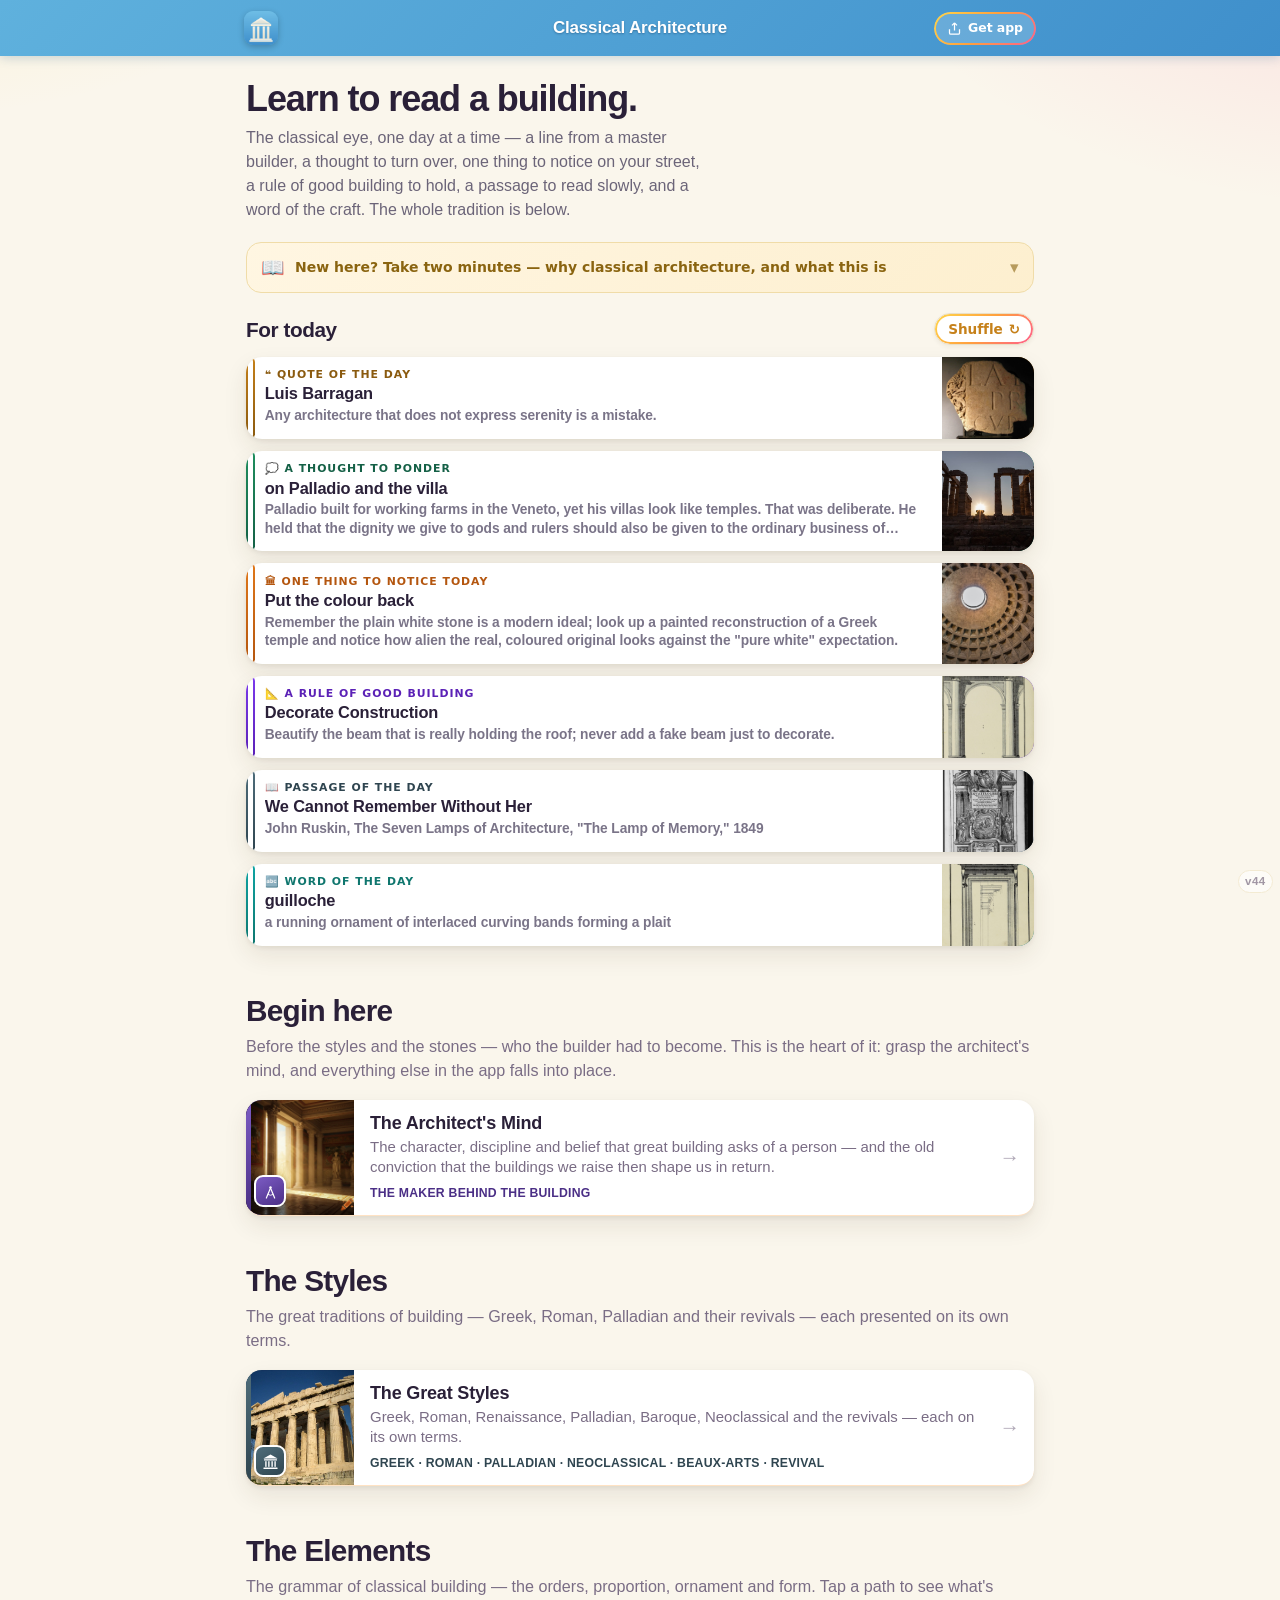
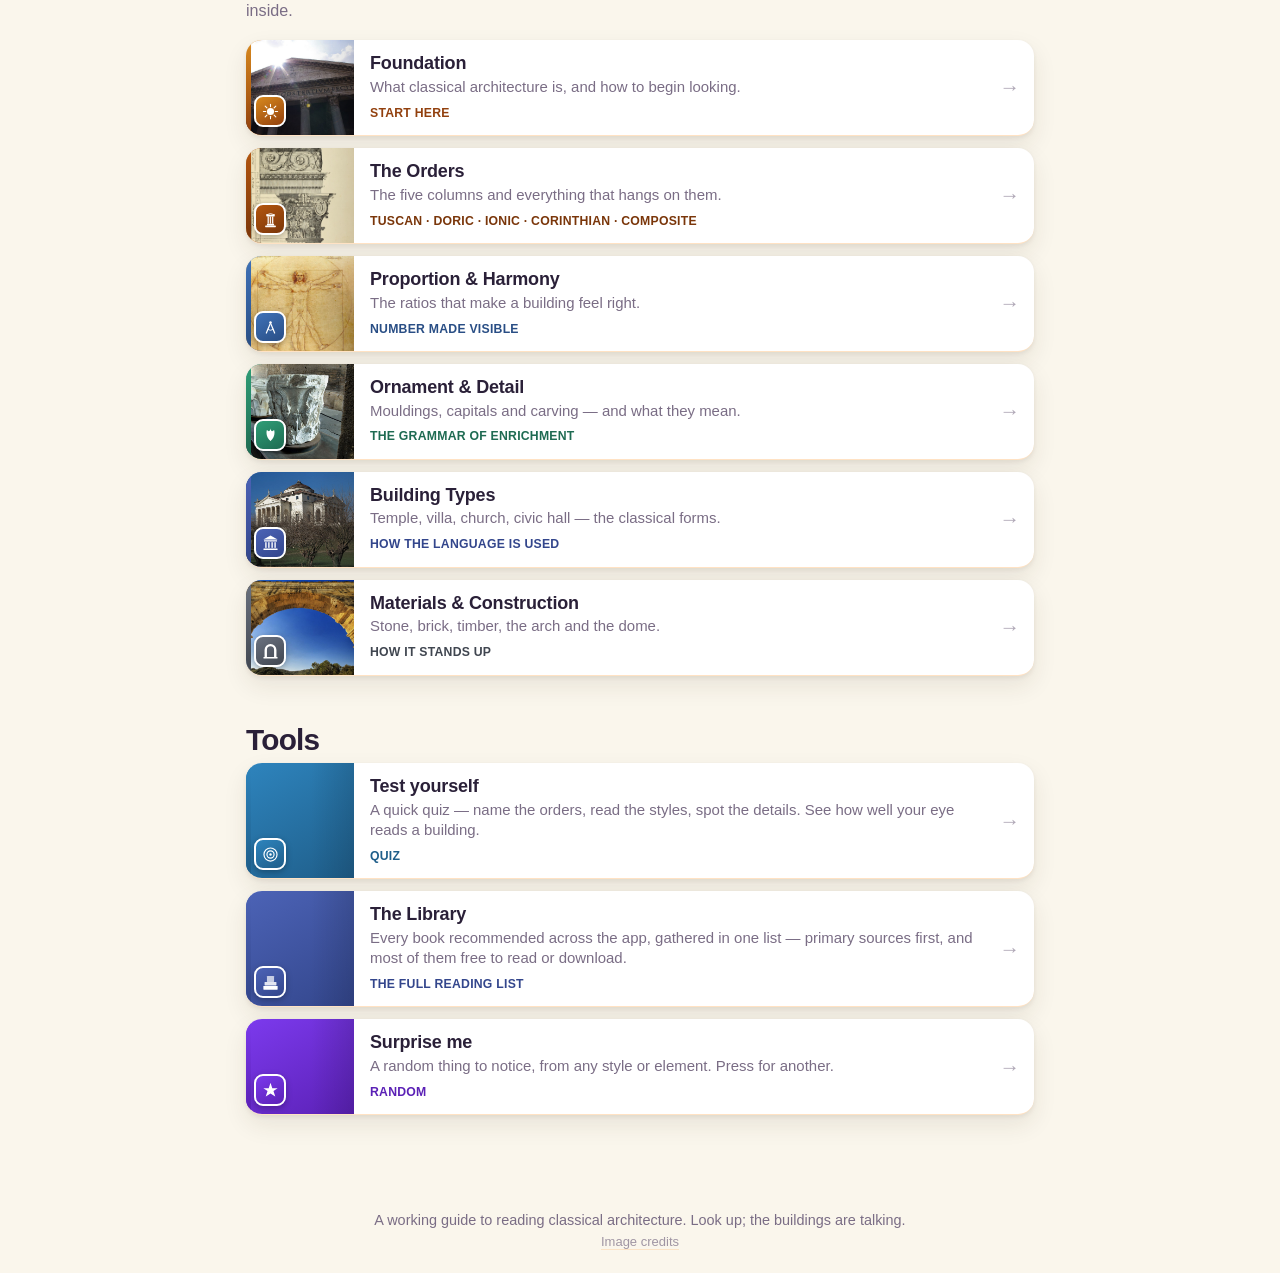
<file: index.html>
<!DOCTYPE html>
<html lang="en">
<head>
  <meta charset="UTF-8">
  <meta name="viewport" content="width=device-width, initial-scale=1.0, viewport-fit=cover">
  <meta name="theme-color" content="#3F8FCB">
  <title>Classical Architecture — learn to read a building</title>
  <link rel="manifest" href="manifest.json">
  <link rel="icon" type="image/png" href="icon-192.png">
  <link rel="apple-touch-icon" href="apple-touch-icon.png">
  <link rel="stylesheet" href="assets/style.css">
  <style>
    /* ---- App bar ---- */
    body{ --gold:#E7A83C; --gold-deep:#C6811A; --grad-gold:linear-gradient(135deg,#E7A83C,#C6811A);
          --sky:#5FB1DD; --sky-deep:#3F8FCB; --grad-sky-app:linear-gradient(135deg,#5FB1DD,#3F8FCB); }
    .appbar{ background:var(--grad-sky-app); box-shadow:0 2px 10px rgba(31,90,140,.22); position:sticky; top:0; z-index:40; }
    .appbar .row{ display:grid; grid-template-columns:1fr auto 1fr; align-items:center; height:56px; max-width:820px; margin:0 auto; padding:0 14px; }
    .appbar .abico{ width:34px; height:34px; border-radius:9px; justify-self:start; box-shadow:0 2px 6px rgba(0,0,0,.22); }
    .appbar .brand{ justify-self:center; font-weight:800; font-size:17px; letter-spacing:-.01em; color:#fff; text-shadow:0 1px 2px rgba(18,58,96,.4); }
    .appbar .hbtn{ justify-self:end; display:inline-flex; align-items:center; gap:6px; color:#fff; background:rgba(255,255,255,.18); border:0; cursor:pointer; font:700 12.5px/1 -apple-system,system-ui,sans-serif; padding:9px 13px; border-radius:999px; }
    .appbar .hbtn svg{ width:15px; height:15px; }
    @media(max-width:440px){ .appbar .hbtn span{ display:none; } }

    .launcher-main{ max-width:820px; margin:0 auto; padding:18px 16px 40px; }

    /* ---- Compact hero ---- */
    .cm-hero{ margin:6px 0 20px; }
    .cm-hero h1{ font-weight:800; font-size:clamp(26px,6.5vw,36px); letter-spacing:-.03em; line-height:1.05; margin:0; color:var(--ink,#2A2038); }
    .cm-hero p{ margin:.5em 0 0; font-size:16px; line-height:1.5; color:#6b6478; max-width:52ch; }

    /* ---- "New here?" welcome ---- */
    .welcome{ margin:0 0 20px; border-radius:15px; overflow:hidden; background:linear-gradient(135deg,#FFF6E2,#FDEFCF); border:1.5px solid #F0DCA8; }
    .welcome[open]{ background:#fff; border-color:#EADFC6; box-shadow:0 2px 4px rgba(60,45,20,.06),0 10px 24px rgba(60,45,20,.08); }
    .welcome-sum{ list-style:none; cursor:pointer; display:flex; align-items:center; gap:10px; padding:12px 14px; color:#8A6410; }
    .welcome-sum::-webkit-details-marker{ display:none; }
    .welcome[open] .welcome-sum{ color:var(--ink,#2A2038); border-bottom:1px solid #EADFC6; }
    .wl-badge{ font-size:19px; line-height:1; }
    .wl-sumtxt{ flex:1; font:600 14px/1.35 -apple-system,system-ui,sans-serif; } .wl-sumtxt b{ font-weight:800; }
    .wl-chev{ transition:transform .2s; opacity:.6; } .welcome[open] .wl-chev{ transform:rotate(180deg); }
    .welcome-body{ padding:14px 15px 16px; font-size:15px; line-height:1.55; color:#4d4658; }
    .welcome-body p{ margin:0 0 .7em; } .welcome-body p:last-child{ margin-bottom:0; }
    .welcome-body b{ color:var(--ink,#2A2038); }
    .wl-play{ display:inline-flex; align-items:center; gap:9px; border:0; cursor:pointer; background:var(--grad-sky-app); color:#fff; font:800 14.5px -apple-system,system-ui,sans-serif; padding:.7em 1.25em; border-radius:999px; margin:0 0 13px; box-shadow:0 4px 13px rgba(46,132,189,.32); transition:transform .15s ease; }
    .wl-play:hover{ transform:translateY(-1px); } .wl-play:active{ transform:scale(.97); }
    .wl-play:disabled{ opacity:.55; cursor:default; box-shadow:none; }
    .wl-play .wl-play-ic{ font-size:11px; }

    /* ---- "For today" feed ---- */
    .today-head{ display:flex; align-items:center; justify-content:space-between; margin:0 0 12px; }
    .daily-lead{ font-weight:800; font-size:1.22em; letter-spacing:-.02em; color:var(--ink,#2A2038); }
    .today-shuffle{ cursor:pointer; font:800 .8em -apple-system,system-ui,sans-serif; color:var(--gold-deep); background:#fff; border:1.5px solid #EADFC6; border-radius:999px; display:inline-flex; gap:.45em; align-items:center; padding:.5em .95em; box-shadow:0 2px 4px rgba(60,45,20,.06); transition:transform .15s ease, border-color .15s ease; }
    .today-shuffle:hover{ border-color:var(--gold); } .today-shuffle:active{ transform:scale(.95); }
    .today-list{ display:flex; flex-direction:column; gap:.7em; margin-bottom:30px; }
    .today-bar{ position:relative; display:flex; align-items:stretch; width:100%; border:none; padding:0; cursor:pointer; text-align:left; background:#fff; border-radius:16px; overflow:hidden; box-shadow:0 2px 4px rgba(60,45,20,.07),0 10px 24px rgba(60,45,20,.09); transition:transform .15s cubic-bezier(0.34,1.56,0.64,1), box-shadow .15s ease; }
    .today-bar::before{ content:""; position:absolute; left:0; top:0; bottom:0; width:5px; z-index:3; background:linear-gradient(180deg,var(--tc),var(--tcd)); }
    .today-bar:hover{ transform:translateY(-2px); box-shadow:0 6px 16px rgba(60,45,20,.13); }
    .today-bar:active{ transform:scale(.99); }
    .today-bar .tb-text{ flex:1; min-width:0; padding:.85em 1em .85em 1.2em; display:flex; flex-direction:column; justify-content:center; gap:.22em; }
    .today-bar .tb-kicker{ font:800 .64rem/1 -apple-system,system-ui,sans-serif; letter-spacing:.09em; text-transform:uppercase; color:var(--tcd); display:inline-flex; gap:.4em; align-items:center; }
    .today-bar .tb-title{ font-weight:800; font-size:1.05em; letter-spacing:-.01em; color:var(--ink,#2A2038); line-height:1.18; overflow:hidden; text-overflow:ellipsis; white-space:nowrap; }
    .today-bar .tb-teaser{ font-size:.88em; color:#7a7488; line-height:1.34; display:-webkit-box; -webkit-line-clamp:2; -webkit-box-orient:vertical; overflow:hidden; }
    .today-bar .tb-photo{ flex:none; width:92px; align-self:stretch; position:relative; overflow:hidden; background:linear-gradient(150deg,var(--tc),var(--tcd)); }
    .today-bar .tb-glyph{ position:absolute; inset:0; display:grid; place-items:center; font-size:2rem; color:#fff; z-index:0; filter:drop-shadow(0 1px 2px rgba(0,0,0,.3)); }
    .today-bar .tb-photo img{ position:absolute; inset:0; width:100%; height:100%; object-fit:cover; z-index:1; }

    /* ---- Daily modal — always centred, generous space all around, scrolls inside ---- */
    .cm-modal-overlay{ position:fixed; inset:0; z-index:80; background:rgba(30,22,15,.55); backdrop-filter:blur(4px); -webkit-backdrop-filter:blur(4px); display:flex; align-items:center; justify-content:center;
      padding:max(36px,calc(env(safe-area-inset-top) + 20px)) 24px max(36px,calc(env(safe-area-inset-bottom) + 20px)); opacity:0; pointer-events:none; transition:opacity .2s ease; }
    .cm-modal-overlay.open{ opacity:1; pointer-events:auto; }
    .cm-modal{ position:relative; width:100%; max-width:440px; max-height:100%; overflow-y:auto; -webkit-overflow-scrolling:touch; background:#fff; border-radius:22px; box-shadow:0 24px 64px rgba(0,0,0,.38);
      transform:scale(.9); opacity:0; transition:transform .26s cubic-bezier(0.34,1.56,0.64,1), opacity .18s ease; }
    .cm-modal-overlay.open .cm-modal{ transform:scale(1); opacity:1; }
    .cm-mhead{ padding:22px 22px 16px; color:#fff; background:linear-gradient(140deg,var(--mc,#C6811A),var(--mcd,#8A5A0F)); }
    .cm-mkicker{ display:inline-flex; align-items:center; gap:.5em; font:800 11px/1 -apple-system,system-ui,sans-serif; letter-spacing:.1em; text-transform:uppercase; opacity:.95; }
    .cm-mtitle{ margin:.5em 0 0; font-weight:800; font-size:clamp(22px,5.5vw,28px); letter-spacing:-.02em; line-height:1.12; }
    .cm-mbody{ padding:20px 22px 26px; color:#3a3448; font-size:16px; line-height:1.6; }
    .cm-mbody p{ margin:0 0 .9em; } .cm-mbody p:last-child{ margin-bottom:0; }
    .cm-quote{ font-size:1.28em; font-weight:600; line-height:1.4; color:var(--ink,#2A2038); }
    .cm-verse{ white-space:pre-wrap; font-size:1.05em; line-height:1.55; color:var(--ink,#2A2038); }
    .cm-source{ margin-top:.4em; font-weight:700; color:var(--mcd,#8A5A0F); }
    .cm-note{ margin-top:1em; padding-top:.9em; border-top:1px solid #EEE7DA; font-size:.92em; color:#7a7488; font-style:italic; }
    .cm-word-line{ display:flex; gap:.6em; margin:0 0 .55em; font-size:.98em; }
    .cm-word-line b{ flex:none; width:5.5em; color:var(--mcd,#8A5A0F); }
    .cm-morelink{ display:inline-block; margin-top:1.1em; font:800 14px -apple-system,system-ui,sans-serif; color:#fff; background:linear-gradient(140deg,var(--mc,#C6811A),var(--mcd,#8A5A0F)); padding:.6em 1.15em; border-radius:999px; text-decoration:none; }
    .cm-read{ display:inline-flex; align-items:center; gap:.5em; margin-top:1.1em; margin-right:.6em; cursor:pointer; font:800 14px -apple-system,system-ui,sans-serif; color:var(--mcd,#8A5A0F); background:#fff; border:1.6px solid currentColor; padding:.55em 1.05em; border-radius:999px; }
    .cm-mclose{ position:absolute; top:14px; right:14px; z-index:2; width:34px; height:34px; border-radius:50%; border:0; cursor:pointer; background:rgba(255,255,255,.22); color:#fff; font-size:20px; line-height:34px; text-align:center; }

    /* ---- School photo tiles (Conscious Parenting style) ---- */
    .stile{ position:relative; display:block; text-decoration:none; background:#fff; border-radius:18px; overflow:hidden; box-shadow:0 2px 4px rgba(60,45,20,.07),0 12px 26px rgba(60,45,20,.10); transition:transform .16s cubic-bezier(.34,1.56,.64,1), box-shadow .16s ease; }
    .stile::before{ content:""; position:absolute; inset:0; border-radius:inherit; padding:2px; background:linear-gradient(135deg,var(--c),var(--cd)); -webkit-mask:linear-gradient(#000 0 0) content-box,linear-gradient(#000 0 0); -webkit-mask-composite:xor; mask-composite:exclude; pointer-events:none; z-index:4; }
    .stile:hover{ transform:translateY(-3px); box-shadow:0 8px 20px rgba(60,45,20,.16); }
    .stile:active{ transform:scale(.99); }
    .stile-photo{ position:relative; height:118px; background:linear-gradient(150deg,var(--c),var(--cd)); overflow:hidden; }
    .stile-photo img{ width:100%; height:100%; object-fit:cover; display:block; }
    .stile-photo::after{ content:""; position:absolute; inset:0; background:linear-gradient(180deg,rgba(0,0,0,0) 52%,rgba(0,0,0,.30)); }
    .stile-badge{ position:absolute; left:13px; top:94px; z-index:3; width:46px; height:46px; border-radius:13px; background:linear-gradient(150deg,var(--c),var(--cd)); display:grid; place-items:center; box-shadow:0 3px 9px rgba(0,0,0,.26); border:2.5px solid #fff; }
    .stile-badge svg{ width:27px; height:27px; color:#fff; }
    .stile-body{ padding:28px 15px 15px; }
    .stile-name{ font-weight:800; font-size:1.08em; letter-spacing:-.01em; color:var(--ink,#2A2038); }
    .stile-tagline{ margin-top:.22em; font-size:.9em; line-height:1.35; color:#6b6478; }
  </style>
</head>
<body class="launcher">
  <div class="appbar">
    <div class="row">
      <img src="icon-192.png" alt="" class="abico">
      <span class="brand">Classical Architecture</span>
      <button class="hbtn" onclick="openInstall()" title="Add to Home Screen">
        <svg viewBox="0 0 24 24" fill="none" stroke="currentColor" stroke-width="2"><path d="M12 3v12M12 3l-4 4M12 3l4 4"/><path d="M4 13v6a2 2 0 002 2h12a2 2 0 002-2v-6"/></svg>
        <span>Get app</span>
      </button>
    </div>
  </div>

  <main class="launcher-main">

    <div class="cm-hero">
      <h1>Learn to read a building.</h1>
      <p>The classical eye, one day at a time — a line from a master builder, a thought to turn over, one thing to notice on your street, a rule of good building to hold, a passage to read slowly, and a word of the craft. The whole tradition is below.</p>
    </div>

    <details class="welcome" id="welcomeBox">
      <summary class="welcome-sum">
        <span class="wl-badge" aria-hidden="true">📖</span>
        <span class="wl-sumtxt"><b>New here?</b> Take two minutes — why classical architecture, and what this is</span>
        <span class="wl-chev" aria-hidden="true">▾</span>
      </summary>
      <div class="welcome-body">
        <button type="button" class="wl-play" id="wlPlay">
          <span class="wl-play-ic" aria-hidden="true">▶</span><span id="wlPlayLabel">Listen · 2 min</span>
        </button>
        <p>For more than two thousand years, builders have worked in one shared language — column and cornice, arch and dome, proportion and order. It raised the temples of Greece, the Rome of the emperors, the villas of Palladio, and the city halls and capitols of the modern world. This is your way in — the <b>classical eye</b>, a little at a time.</p>
        <p>Once you learn to read it, you cannot switch it off. The pediment over a doorway, the rhythm of a terrace, the order of a bank's façade — a whole grammar you walked past for years starts speaking. The most beautiful buildings around you become legible.</p>
        <p><b>The whole method:</b> read the quote, sit with the thought, then go and notice one real building. A little, every day, until the tradition is yours.</p>
        <audio id="wlAudio" src="assets/audio/welcome.mp3" preload="none"></audio>
      </div>
    </details>

    <section class="daily-feed" aria-label="For today">
      <div class="today-head">
        <div class="daily-lead">For today</div>
        <button class="today-shuffle" id="todayShuffle" type="button">Shuffle <span aria-hidden="true">↻</span></button>
      </div>
      <div class="today-list" id="todayGrid"></div>
    </section>

    <section class="tile-section">
      <h2 class="tile-section-title">Begin here</h2>
      <p class="tile-section-sub">Before the styles and the stones — who the builder had to become. This is the heart of it: grasp the architect's mind, and everything else in the app falls into place.</p>
      <div class="rtile-list" id="mind-feature"></div>
    </section>

    <section class="tile-section">
      <h2 class="tile-section-title">The Styles</h2>
      <p class="tile-section-sub">The great traditions of building — Greek, Roman, Palladian and their revivals — each presented on its own terms.</p>
      <div class="rtile-list" id="schools-cat"></div>
    </section>

    <section class="tile-section">
      <h2 class="tile-section-title">The Elements</h2>
      <p class="tile-section-sub">The grammar of classical building — the orders, proportion, ornament and form. Tap a path to see what's inside.</p>
      <div class="rtile-list" id="arts-cats"></div>
    </section>

    <section class="tile-section">
      <h2 class="tile-section-title">Tools</h2>
      <div class="rtile-list" id="tools-list"></div>
    </section>

  </main>

  <footer class="launcher-footer">
    A working guide to reading classical architecture. Look up; the buildings are talking.<br>
    <a href="credits.html" style="color:inherit;opacity:.7;font-size:.9em;">Image credits</a>
  </footer>

  <!-- Daily modal (built once, filled on demand) -->
  <div class="cm-modal-overlay" id="cmModal" aria-hidden="true">
    <div class="cm-modal" role="dialog" aria-modal="true">
      <button class="cm-mclose" id="cmClose" aria-label="Close">×</button>
      <div class="cm-mhead"><span class="cm-mkicker" id="cmKicker"></span><h2 class="cm-mtitle" id="cmTitle"></h2></div>
      <div class="cm-mbody" id="cmBody"></div>
    </div>
  </div>

  <script src="assets/elements-data.js"></script>
  <script src="assets/styles-data.js"></script>
  <script src="assets/daily-data.js"></script>
  <script src="assets/reader.js"></script>
  <script src="assets/app.js"></script>
  <script>
    // ---------- Tile launcher ----------
    const ICONS = {
      sun: `<circle cx="32" cy="32" r="12" fill="currentColor"/><circle cx="28" cy="28" r="4" fill="rgba(255,255,255,0.4)"/><g stroke="currentColor" stroke-width="3.5" stroke-linecap="round"><line x1="32" y1="8" x2="32" y2="16"/><line x1="32" y1="48" x2="32" y2="56"/><line x1="8" y1="32" x2="16" y2="32"/><line x1="48" y1="32" x2="56" y2="32"/><line x1="14" y1="14" x2="20" y2="20"/><line x1="44" y1="44" x2="50" y2="50"/><line x1="14" y1="50" x2="20" y2="44"/><line x1="44" y1="20" x2="50" y2="14"/></g>`,
      leaf: `<g transform="translate(0,-2) rotate(-12 32 34)"><path d="M32 8 C 18 12 12 28 16 42 C 20 52 28 56 32 56 C 36 56 44 52 48 42 C 52 28 46 12 32 8 Z" fill="currentColor"/><path d="M32 8 L32 56" stroke="rgba(255,255,255,0.6)" stroke-width="1.5" stroke-linecap="round"/></g>`,
      scales: `<g><line x1="32" y1="12" x2="32" y2="52" stroke="currentColor" stroke-width="3" stroke-linecap="round"/><line x1="14" y1="20" x2="50" y2="20" stroke="currentColor" stroke-width="3" stroke-linecap="round"/><circle cx="32" cy="12" r="3" fill="currentColor"/><circle cx="32" cy="52" r="4" fill="currentColor"/><path d="M14 20 L8 32 L20 32 Z" fill="currentColor"/><path d="M50 20 L44 32 L56 32 Z" fill="currentColor"/></g>`,
      mouth: `<g><path d="M14 28 Q 18 22 32 22 Q 46 22 50 28 L 50 36 Q 46 42 32 42 Q 18 42 14 36 Z" fill="currentColor"/><path d="M14 32 Q 32 38 50 32" stroke="rgba(255,255,255,0.6)" stroke-width="2" fill="none"/><path d="M22 22 L 22 18 M32 22 L 32 16 M42 22 L 42 18" stroke="currentColor" stroke-width="2.5" stroke-linecap="round"/></g>`,
      numerals: `<g><rect x="10" y="10" width="44" height="44" rx="6" fill="currentColor"/><text x="32" y="32" text-anchor="middle" dominant-baseline="middle" font-size="14" font-weight="800" font-family="Georgia, serif" fill="white">I II III</text><text x="32" y="46" text-anchor="middle" dominant-baseline="middle" font-size="14" font-weight="800" font-family="Georgia, serif" fill="white">IV V VI</text></g>`,
      triangle: `<g><polygon points="32,10 56,54 8,54" fill="currentColor"/><line x1="32" y1="10" x2="32" y2="54" stroke="rgba(255,255,255,0.45)" stroke-width="1.5"/></g>`,
      lyre: `<g><path d="M16 14 Q 12 32 20 50" stroke="currentColor" stroke-width="4" fill="none" stroke-linecap="round"/><path d="M48 14 Q 52 32 44 50" stroke="currentColor" stroke-width="4" fill="none" stroke-linecap="round"/><line x1="22" y1="20" x2="42" y2="20" stroke="currentColor" stroke-width="3" stroke-linecap="round"/><g stroke="rgba(255,255,255,0.7)" stroke-width="1.5"><line x1="27" y1="20" x2="27" y2="48"/><line x1="32" y1="20" x2="32" y2="48"/><line x1="37" y1="20" x2="37" y2="48"/></g><path d="M18 48 Q 32 56 46 48" stroke="currentColor" stroke-width="4" fill="none" stroke-linecap="round"/></g>`,
      star: `<g><polygon points="32,6 38,24 56,24 42,34 48,52 32,42 16,52 22,34 8,24 26,24" fill="currentColor"/></g>`,
      books: `<g><rect x="8" y="44" width="48" height="12" rx="1.5" fill="currentColor"/><rect x="12" y="30" width="40" height="12" rx="1.5" fill="currentColor" opacity="0.85"/><rect x="20" y="10" width="24" height="20" rx="1.5" fill="currentColor" opacity="0.7"/></g>`,
      alpha: `<g><rect x="8" y="8" width="48" height="48" rx="8" fill="currentColor"/><text x="32" y="40" text-anchor="middle" font-size="32" font-weight="800" font-family="Georgia, serif" fill="white">Αα</text></g>`,
      column: `<g><rect x="18" y="16" width="28" height="6" rx="1.5" fill="currentColor"/><rect x="20" y="46" width="24" height="6" rx="1.5" fill="currentColor"/><rect x="14" y="52" width="36" height="6" rx="1.5" fill="currentColor"/><g fill="currentColor" opacity="0.92"><rect x="22" y="22" width="4.5" height="24"/><rect x="29.5" y="22" width="4.5" height="24"/><rect x="37" y="22" width="4.5" height="24"/></g><path d="M18 16 Q 32 8 46 16" fill="none" stroke="currentColor" stroke-width="3" stroke-linecap="round"/></g>`,
      temple: `<g><polygon points="32,8 56,22 8,22" fill="currentColor"/><rect x="10" y="24" width="44" height="5" rx="1.5" fill="currentColor"/><g fill="currentColor" opacity="0.92"><rect x="14" y="31" width="5" height="19"/><rect x="24" y="31" width="5" height="19"/><rect x="35" y="31" width="5" height="19"/><rect x="45" y="31" width="5" height="19"/></g><rect x="8" y="52" width="48" height="5" rx="1.5" fill="currentColor"/></g>`,
      arch: `<g><path d="M12 54 V30 a20 20 0 0 1 40 0 V54 h-8 V30 a12 12 0 0 0 -24 0 V54 Z" fill="currentColor"/><rect x="8" y="54" width="48" height="5" rx="1.5" fill="currentColor"/><path d="M32 10 l4 6 h-8 Z" fill="currentColor"/></g>`,
      capital: `<g><path d="M14 20 Q 20 12 32 12 Q 44 12 50 20 Q 44 26 38 20 Q 44 30 50 34 H14 Q 20 30 26 20 Q 20 26 14 20 Z" fill="currentColor"/><rect x="16" y="36" width="32" height="4" fill="currentColor" opacity="0.9"/><g fill="currentColor" opacity="0.85"><rect x="22" y="42" width="4" height="14"/><rect x="30" y="42" width="4" height="14"/><rect x="38" y="42" width="4" height="14"/></g></g>`,
      compass: `<g><circle cx="32" cy="18" r="4" fill="currentColor"/><path d="M32 20 L18 54" stroke="currentColor" stroke-width="4" stroke-linecap="round"/><path d="M32 20 L46 54" stroke="currentColor" stroke-width="4" stroke-linecap="round"/><path d="M23 42 Q 32 48 41 42" fill="none" stroke="currentColor" stroke-width="3" stroke-linecap="round"/></g>`,
      dome: `<g><path d="M12 40 a20 20 0 0 1 40 0 Z" fill="currentColor"/><rect x="10" y="40" width="44" height="5" rx="1.5" fill="currentColor"/><rect x="14" y="46" width="36" height="10" rx="1.5" fill="currentColor" opacity="0.9"/><rect x="30" y="10" width="4" height="8" fill="currentColor"/></g>`,
      acanthus: `<g><path d="M32 54 C 20 44 16 30 20 16 C 26 24 30 22 32 12 C 34 22 38 24 44 16 C 48 30 44 44 32 54 Z" fill="currentColor"/><path d="M32 54 L32 20" stroke="rgba(255,255,255,0.55)" stroke-width="1.5"/></g>`,
      target: `<circle cx="32" cy="32" r="22" fill="none" stroke="currentColor" stroke-width="4"/><circle cx="32" cy="32" r="12" fill="none" stroke="currentColor" stroke-width="4"/><circle cx="32" cy="32" r="4" fill="currentColor"/>`
    };

    function buildTile(a){
      if (a.image) {
        return `<a href="art.html?id=${a.id}" class="stile" style="--c:${a.color};--cd:${a.colorDeep};--cs:${a.colorSoft};">
          <div class="stile-photo"><img src="${a.image}" alt="" loading="lazy" onerror="this.remove()"></div>
          <div class="stile-badge"><svg viewBox="0 0 64 64">${ICONS[a.icon] || ICONS.sun}</svg></div>
          <div class="stile-body">
            <div class="stile-name">${a.name}</div>
            <div class="stile-tagline">${a.tagline}</div>
          </div>
        </a>`;
      }
      return `<a href="art.html?id=${a.id}" class="tile" style="--c:${a.color};--cd:${a.colorDeep};--cs:${a.colorSoft};">
          <div class="tile-icon-wrap"><svg viewBox="0 0 64 64" class="tile-icon">${ICONS[a.icon] || ICONS.sun}</svg></div>
          <div class="tile-body">
            <div class="tile-name">${a.name}</div>
            <div class="tile-tagline">${a.tagline}</div>
            <div class="tile-era">${a.group}</div>
          </div>
        </a>`;
    }
    function fillGroup(id, group){
      const el = document.getElementById(id); if(!el) return;
      el.innerHTML = window.ARTS.filter(a => a.group === group).map(buildTile).join('');
    }
    // The liberal arts, grouped as categories. Multi-art paths (Trivium,
    // Quadrivium) open a submenu (category.html); single arts link straight in.
    const CATEGORIES = [
      { name:'Foundation', tagline:'What classical architecture is, and how to begin looking.', count:'Start here', href:'art.html?id=foundation', image:'assets/elements/foundation.jpg', icon:'sun', color:'#D98A1E', colorDeep:'#92400E' },
      { name:'The Orders', tagline:'The five columns and everything that hangs on them.', count:'Tuscan · Doric · Ionic · Corinthian · Composite', href:'category.html?id=orders', image:'assets/elements/orders.jpg', icon:'column', color:'#B4560F', colorDeep:'#7A360A' },
      { name:'Proportion & Harmony', tagline:'The ratios that make a building feel right.', count:'Number made visible', href:'art.html?id=proportion', image:'assets/elements/proportion.jpg', icon:'compass', color:'#3F72B8', colorDeep:'#294E85' },
      { name:'Ornament & Detail', tagline:'Mouldings, capitals and carving — and what they mean.', count:'The grammar of enrichment', href:'art.html?id=ornament', image:'assets/elements/ornament.jpg', icon:'acanthus', color:'#2F9E77', colorDeep:'#1F6B52' },
      { name:'Building Types', tagline:'Temple, villa, church, civic hall — the classical forms.', count:'How the language is used', href:'art.html?id=building-types', image:'assets/elements/building-types.jpg', icon:'temple', color:'#4C63B6', colorDeep:'#33468C' },
      { name:'Materials & Construction', tagline:'Stone, brick, timber, the arch and the dome.', count:'How it stands up', href:'art.html?id=materials', image:'assets/elements/materials.jpg', icon:'arch', color:'#6B7280', colorDeep:'#404650' },
    ];
    // The heart of the app — given its own "Begin here" section, above the styles.
    const MIND_FEATURE = { name:"The Architect's Mind", tagline:'The character, discipline and belief that great building asks of a person — and the old conviction that the buildings we raise then shape us in return.', count:'The maker behind the building', href:'art.html?id=architects-mind', image:'assets/elements/architects-mind.jpg', icon:'compass', color:'#7C5CC4', colorDeep:'#4B2F86' };
    const TOOLS = [
      { name:'Test yourself', tagline:'A quick quiz — name the orders, read the styles, spot the details. See how well your eye reads a building.', count:'Quiz', href:'quiz.html', image:'', icon:'target', color:'#2E84BD', colorDeep:'#1F5E8A' },
      { name:'The Library', tagline:'Every book recommended across the app, gathered in one list — primary sources first, and most of them free to read or download.', count:'The full reading list', href:'library.html', image:'', icon:'books', color:'#4C63B6', colorDeep:'#33468C' },
      { name:'Surprise me', tagline:'A random thing to notice, from any style or element. Press for another.', count:'Random', href:'random.html', image:'', icon:'star', color:'#7C3AED', colorDeep:'#5B21B6' },
    ];
    function rtile(c){
      const icon = ICONS[c.icon] || ICONS.sun;
      return `<a href="${c.href}" class="rtile" style="--c:${c.color};--cd:${c.colorDeep};">
          <span class="rtile-photo">${c.image ? `<img src="${c.image}" alt="" loading="lazy" onerror="this.remove()">` : ''}<span class="rtile-ic"><svg viewBox="0 0 64 64">${icon}</svg></span></span>
          <span class="rtile-body">
            <span class="rtile-name">${c.name}</span>
            <span class="rtile-tagline">${c.tagline}</span>
            <span class="rtile-count">${c.count}</span>
          </span>
          <span class="rtile-chev" aria-hidden="true">→</span>
        </a>`;
    }
    // The Styles — its own tab: one tile into the full set of traditions.
    const SCHOOLS_CAT = { name:'The Great Styles', tagline:'Greek, Roman, Renaissance, Palladian, Baroque, Neoclassical and the revivals — each on its own terms.', count:'Greek · Roman · Palladian · Neoclassical · Beaux-Arts · Revival', href:'category.html?id=styles', image:'assets/styles/greek.jpg', icon:'temple', color:'#4F6D7A', colorDeep:'#2F4550' };
    document.getElementById('schools-cat').innerHTML = rtile(SCHOOLS_CAT);
    document.getElementById('mind-feature').innerHTML = rtile(MIND_FEATURE);
    document.getElementById('arts-cats').innerHTML = CATEGORIES.map(rtile).join('');
    document.getElementById('tools-list').innerHTML = TOOLS.map(rtile).join('');

    // ---------- "For today" feed ----------
    (function(){
      const esc = s => String(s == null ? '' : s).replace(/[&<>"]/g, c => ({'&':'&amp;','<':'&lt;','>':'&gt;','"':'&quot;'}[c]));
      const dayNum = Math.floor(Date.now() / 86400000);
      const pick = (arr, off) => arr && arr.length ? arr[(((dayNum + off) % arr.length) + arr.length) % arr.length] : null;
      const el = id => document.getElementById(id);
      const byId = id => (window.ARTS || []).find(a => a.id === id);

      // Gather every practice across all arts + schools for the "do today" card.
      const PRACTICES = [];
      (window.ARTS || []).forEach(a => {
        const p = a.sections && a.sections.practice;
        if (p && p.items) p.items.forEach(it => PRACTICES.push({ name: it.name, body: it.body, art: a.name, id: a.id }));
      });

      const ACC = {
        quote:   { c:'#C6811A', cd:'#8A5A0F' },
        think:   { c:'#1F8F5E', cd:'#146046' },
        do:      { c:'#E0781A', cd:'#B4560F' },
        verse:   { c:'#7C3AED', cd:'#5B21B6' },
        passage: { c:'#4F6D7A', cd:'#2F4550' },
        word:    { c:'#0EA5A4', cd:'#0F766E' },
      };

      // ---- Modal ----
      const modal = el('cmModal');
      const openModal = ({ type, emoji, kicker, title, html }) => {
        const acc = ACC[type];
        el('cmKicker').innerHTML = `${emoji} ${esc(kicker)}`;
        el('cmTitle').textContent = title;
        el('cmBody').innerHTML = html;
        const head = modal.querySelector('.cm-mhead');
        head.style.setProperty('--mc', acc.c); head.style.setProperty('--mcd', acc.cd);
        el('cmBody').style.setProperty('--mc', acc.c); el('cmBody').style.setProperty('--mcd', acc.cd);
        modal.classList.add('open'); modal.setAttribute('aria-hidden','false');
        const rb = el('cmBody').querySelector('.cm-read');
        if (rb && window.Reader) {
          rb.addEventListener('click', () => {
            if (window.Reader.speaking) { window.Reader.stop(); rb.textContent = '▶ Read aloud'; }
            else { window.Reader.read(rb.getAttribute('data-read') || el('cmBody').textContent); rb.textContent = '⏹ Stop'; }
          });
        }
      };
      const closeModal = () => { if (window.Reader) window.Reader.stop(); modal.classList.remove('open'); modal.setAttribute('aria-hidden','true'); };
      el('cmClose').addEventListener('click', closeModal);
      modal.addEventListener('click', e => { if (e.target === modal) closeModal(); });
      document.addEventListener('keydown', e => { if (e.key === 'Escape') closeModal(); });

      // ---- Card builder ----
      function bar(type, emoji, kicker, title, teaser, onOpen){
        const acc = ACC[type];
        const b = document.createElement('button');
        b.className = 'today-bar';
        b.style.setProperty('--tc', acc.c); b.style.setProperty('--tcd', acc.cd);
        b.innerHTML = `<span class="tb-text">
            <span class="tb-kicker">${emoji} ${esc(kicker)}</span>
            <span class="tb-title">${esc(title)}</span>
            <span class="tb-teaser">${esc(teaser)}</span>
          </span>
          <span class="tb-photo" aria-hidden="true"><span class="tb-glyph">${emoji}</span><img src="assets/daily/${type}.jpg" alt="" loading="lazy" onerror="this.remove()"></span>`;
        b.addEventListener('click', onOpen);
        return b;
      }

      function render(off){
        const grid = el('todayGrid');
        grid.innerHTML = '';
        const cards = [];

        const q = pick(window.QUOTES, off);
        if (q) {
          const school = q.school ? byId(q.school) : null;
          cards.push(bar('quote','❝','Quote of the day', q.author, q.text, () => openModal({
            type:'quote', emoji:'❝', kicker:'Quote of the day', title:q.author,
            html:`<p class="cm-quote">${esc(q.text)}</p><p class="cm-source">— ${esc(q.author)}${q.source ? ', ' + esc(q.source) : ''}</p>`
              + (school ? `<a class="cm-morelink" href="art.html?id=${school.id}">More from ${esc(school.name)} →</a>` : '')
          })));
        }

        const t = pick(window.THOUGHTS, off);
        if (t) {
          cards.push(bar('think','💭','A thought to ponder', t.source, t.text, () => openModal({
            type:'think', emoji:'💭', kicker:'A thought to ponder', title:t.source,
            html:`<p>${esc(t.text)}</p><p class="cm-source">— ${esc(t.source)}</p>`
              + `<button class="cm-read" data-read="${esc(t.text)}">▶ Read aloud</button>`
          })));
        }

        const d = pick(PRACTICES, off);
        if (d) {
          cards.push(bar('do','🏛','One thing to notice today', d.name, d.body, () => openModal({
            type:'do', emoji:'🏛', kicker:'One thing to notice today', title:d.name,
            html:`<p>${esc(d.body)}</p><p class="cm-source">From ${esc(d.art)}</p>`
              + `<a class="cm-morelink" href="art.html?id=${d.id}">More from ${esc(d.art)} →</a>`
          })));
        }

        const v = pick(window.VERSES, off);
        if (v) {
          cards.push(bar('verse','📐','A rule of good building', v.title, v.note || v.text.split('\n')[0], () => openModal({
            type:'verse', emoji:'📐', kicker:'A rule of good building', title:v.title,
            html:`<p class="cm-verse">${esc(v.text)}</p><p class="cm-source">— ${esc(v.author)}</p>`
              + (v.note ? `<p class="cm-note">${esc(v.note)}</p>` : '')
              + `<button class="cm-read" data-read="${esc(v.text)}">▶ Read aloud</button>`
          })));
        }

        const p = pick(window.PASSAGES, off);
        if (p) {
          cards.push(bar('passage','📖','Passage of the day', p.title, p.source, () => openModal({
            type:'passage', emoji:'📖', kicker:'Passage of the day', title:p.title,
            html:`<p class="cm-source" style="margin-top:0">${esc(p.source)}</p>`
              + p.text.split('\n\n').map(par => `<p>${esc(par)}</p>`).join('')
              + `<button class="cm-read" data-read="${esc(p.text)}">▶ Read aloud</button>`
          })));
        }

        const w = pick(window.WORDS, off);
        if (w) {
          cards.push(bar('word','🔤','Word of the day', w.word, w.meaning, () => openModal({
            type:'word', emoji:'🔤', kicker:'Word of the day', title:w.word,
            html:`<div class="cm-word-line"><b>Origin</b><span>${esc(w.lang)} · ${esc(w.root)}</span></div>`
              + `<div class="cm-word-line"><b>Means</b><span>${esc(w.meaning)}</span></div>`
              + `<div class="cm-word-line"><b>Where to see it</b><span>${esc(w.english)}</span></div>`
          })));
        }

        cards.forEach(c => grid.appendChild(c));
      }

      let off = 0;
      render(off);
      const shuf = el('todayShuffle');
      if (shuf) shuf.addEventListener('click', () => { off++; render(off); });
    })();

    // "New here?" narration — play/pause, degrades gracefully if the file's missing.
    (function () {
      const audio = document.getElementById('wlAudio');
      const btn = document.getElementById('wlPlay');
      const label = document.getElementById('wlPlayLabel');
      const ic = btn && btn.querySelector('.wl-play-ic');
      if (!audio || !btn) return;
      audio.addEventListener('error', () => { btn.disabled = true; label.textContent = 'Audio coming soon'; if (ic) ic.textContent = '🔇'; });
      audio.addEventListener('ended', () => { if (ic) ic.textContent = '▶'; label.textContent = 'Listen again · 2 min'; });
      audio.addEventListener('pause', () => { if (!audio.ended && ic) { ic.textContent = '▶'; label.textContent = 'Listen · 2 min'; } });
      btn.addEventListener('click', () => {
        if (audio.paused) {
          audio.play().then(() => { if (ic) ic.textContent = '❚❚'; label.textContent = 'Pause'; })
            .catch(() => { btn.disabled = true; label.textContent = 'Audio unavailable'; });
        } else { audio.pause(); }
      });
    })();

    // ---------- PWA + install ----------
    if ('serviceWorker' in navigator) {
      // Auto-reload once when a new service worker takes control, so a fresh
      // deploy lands without a manual force-quit.
      let _reloading = false;
      navigator.serviceWorker.addEventListener('controllerchange', () => {
        if (_reloading) return; _reloading = true; location.reload();
      });
      window.addEventListener('load', () => {
        navigator.serviceWorker.register('./sw.js').then((reg) => {
          reg.update();                                  // check for a new SW now
          setInterval(() => reg.update(), 60000);        // and every minute while open
        }).catch(() => {});
      });
    }
    function shareIt(){
      const d = { title:'Classical Architecture', text:'Learn to read a building — a little every day.', url:location.origin + location.pathname };
      if (navigator.share) navigator.share(d).catch(() => {});
      else if (navigator.clipboard) navigator.clipboard.writeText(d.url);
    }
    let deferredInstallPrompt = null;
    window.addEventListener('beforeinstallprompt', e => { e.preventDefault(); deferredInstallPrompt = e; });
    function openInstall(){
      if (deferredInstallPrompt) { deferredInstallPrompt.prompt(); deferredInstallPrompt.userChoice.finally(() => { deferredInstallPrompt = null; }); return; }
      alert('To add to your home screen:\n\niPhone/iPad — tap the Share icon at the bottom of Safari, then "Add to Home Screen".\n\nAndroid — tap the ⋮ menu in Chrome, then "Add to Home screen".');
    }
  </script>
</body>
</html>
</file>
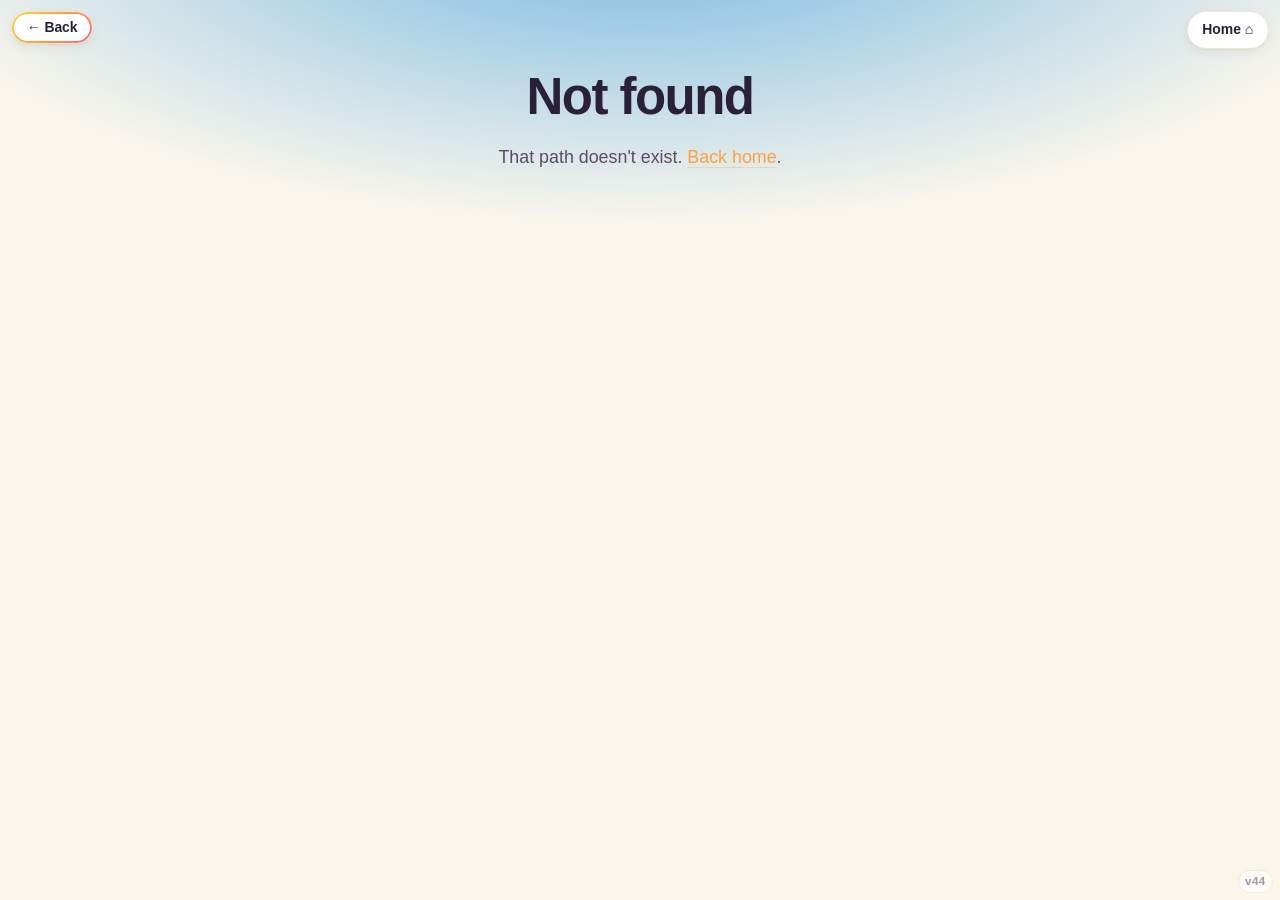
<file: category.html>
<!DOCTYPE html>
<html lang="en">
<head>
  <meta charset="UTF-8">
  <meta name="viewport" content="width=device-width, initial-scale=1.0, viewport-fit=cover">
  <meta name="theme-color" content="#FAF6EC">
  <title>Classical Architecture</title>
  <link rel="manifest" href="manifest.json">
  <link rel="icon" type="image/png" href="icon-192.png">
  <link rel="apple-touch-icon" href="apple-touch-icon.png">
  <link rel="stylesheet" href="assets/style.css">
</head>
<body class="method-page">
  <main id="root" class="method-main"></main>

  <script src="assets/elements-data.js"></script>
  <script src="assets/styles-data.js"></script>
  <script src="assets/app.js"></script>
  <script>
    const META = {
      styles: {
        eyebrow: 'The Styles',
        name: 'The Great Styles',
        tagline: 'The traditions of classical building, each on its own terms',
        blurb: 'A style is a whole way of building — a set of choices about form, order and ornament that hangs together and speaks with one voice. Here are the great classical traditions: the Greek temple and the Roman city, the rebirth of antiquity in the Renaissance and the villas of Palladio, the drama of the Baroque, the restraint of the Neoclassical and Georgian age, and the grand revivals that gave us our city halls and capitols. Each is presented as its own builders understood it — not ranked, but read.',
        group: 'The Styles', color: '#4F6D7A', colorDeep: '#2F4550'
      },
      orders: {
        eyebrow: 'The Elements',
        name: 'The Orders',
        tagline: 'The five columns, and everything that hangs upon them',
        blurb: 'The order is the heart of classical architecture — a column with its base, shaft and capital, and the entablature it carries, worked out as a complete system of proportion and ornament. There are five: Tuscan and Doric, plain and strong; Ionic, with its scrolled capital; Corinthian, crowned with acanthus leaves; and the Composite, which fuses the last two. Learn the five and you hold the alphabet of the whole tradition — every classical building is written in them.',
        group: 'The Orders', color: '#B4560F', colorDeep: '#7A360A'
      }
    };

    const params = new URLSearchParams(location.search);
    const id = params.get('id');
    const m = META[id];
    const root = document.getElementById('root');

    function esc(s){ return String(s == null ? '' : s).replace(/[&<>"]/g, c => ({'&':'&amp;','<':'&lt;','>':'&gt;','"':'&quot;'}[c])); }

    if (!m) {
      root.innerHTML = '<header class="method-hero"><h1>Not found</h1><p class="method-blurb">That path doesn\'t exist. <a href="index.html">Back home</a>.</p></header>';
    } else {
      document.title = m.name + ' — Classical Architecture';
      const meta = document.querySelector('meta[name="theme-color"]'); if (meta) meta.setAttribute('content', m.colorDeep);
      const arts = (window.ARTS || []).filter(a => a.group === m.group);

      const tiles = arts.map(a => `
        <a href="art.html?id=${a.id}" class="rtile" style="--c:${a.color};--cd:${a.colorDeep};">
          <span class="rtile-photo">${a.image ? `<img src="${esc(a.image)}" alt="" loading="lazy" onerror="this.remove()">` : ''}</span>
          <span class="rtile-body">
            <span class="rtile-name">${esc(a.name)}</span>
            <span class="rtile-tagline">${esc(a.tagline)}</span>
            ${a.short ? `<span class="rtile-count">${esc(a.short)}</span>` : ''}
          </span>
          <span class="rtile-chev" aria-hidden="true">→</span>
        </a>`).join('');

      root.innerHTML = `
        <header class="method-hero" style="--m-color:${m.color};--m-deep:${m.colorDeep};">
          <div class="method-hero-eyebrow">${esc(m.eyebrow)}</div>
          <h1>${esc(m.name)}</h1>
          <p class="method-tagline">${esc(m.tagline)}</p>
          <p class="method-blurb">${esc(m.blurb)}</p>
        </header>
        <section class="tile-section" style="margin-top:6px;">
          <div class="rtile-list">${tiles}</div>
        </section>`;
    }
  </script>
</body>
</html>
</file>
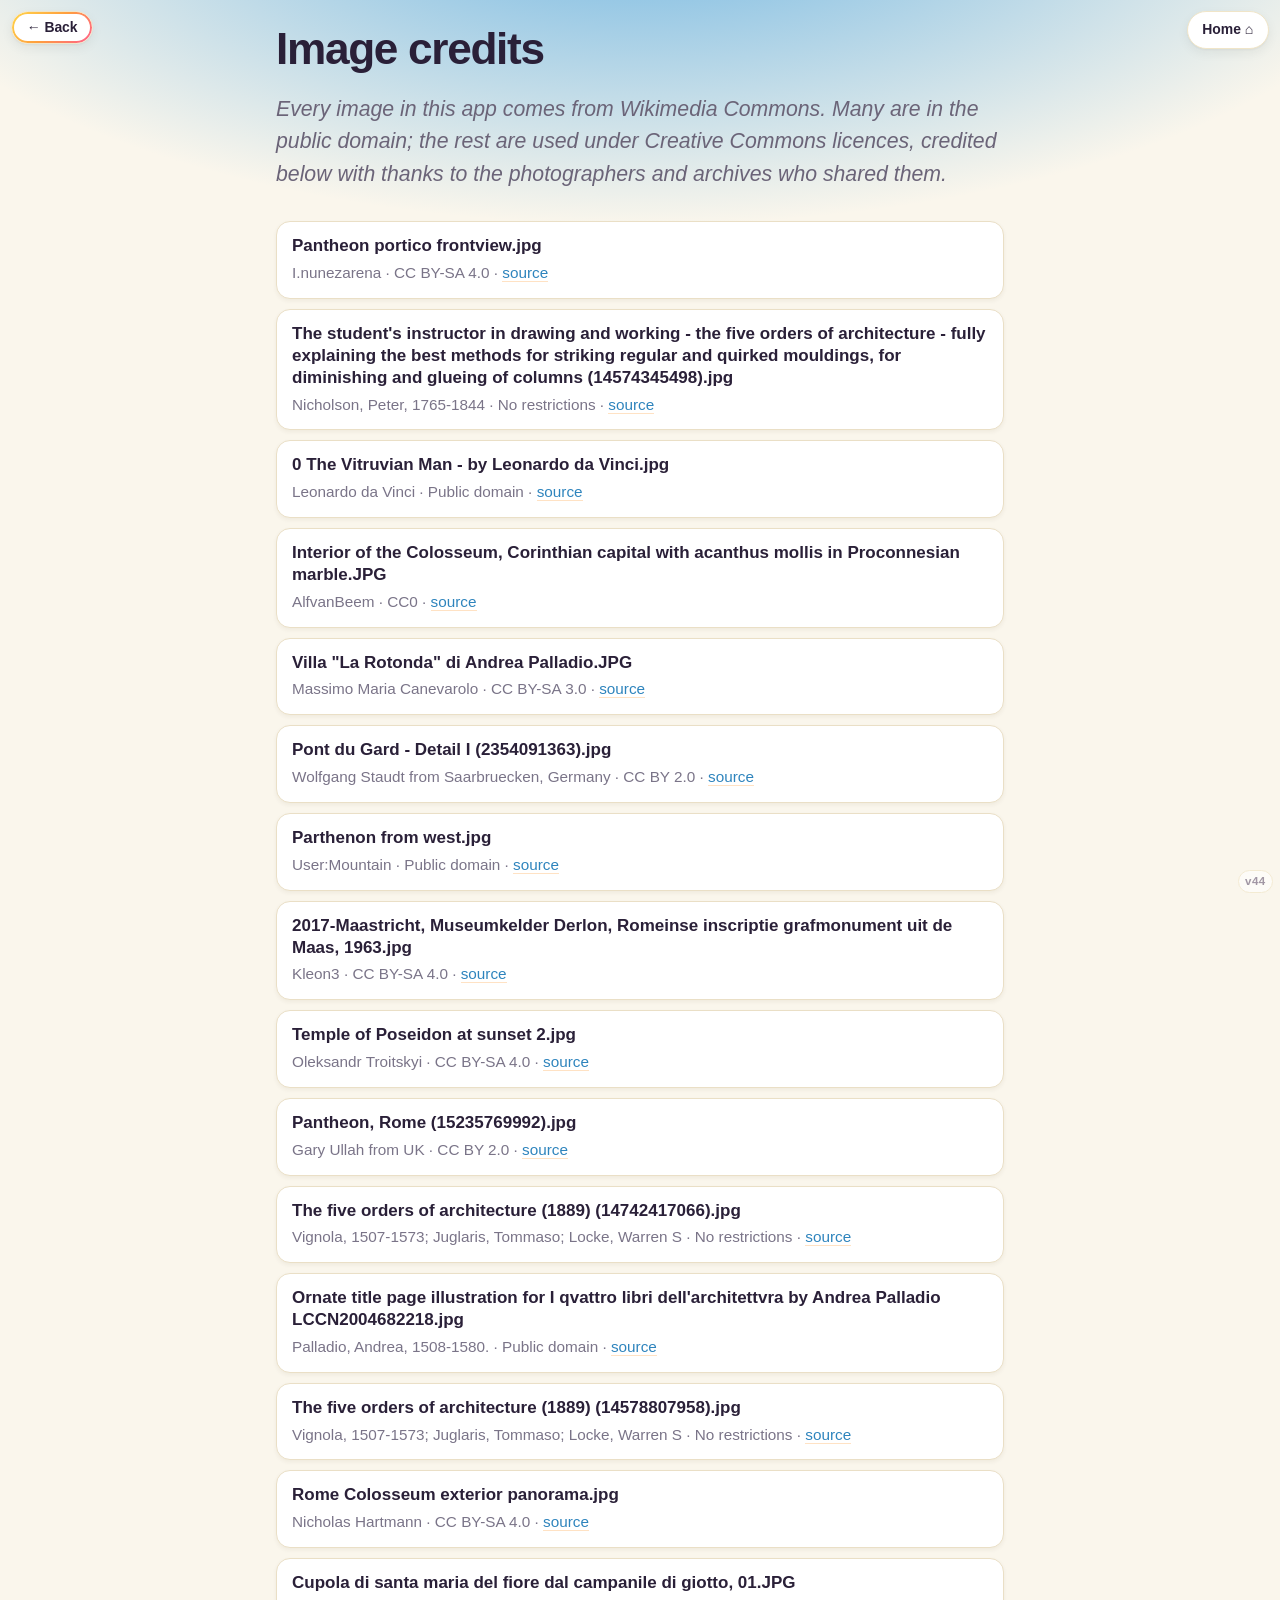
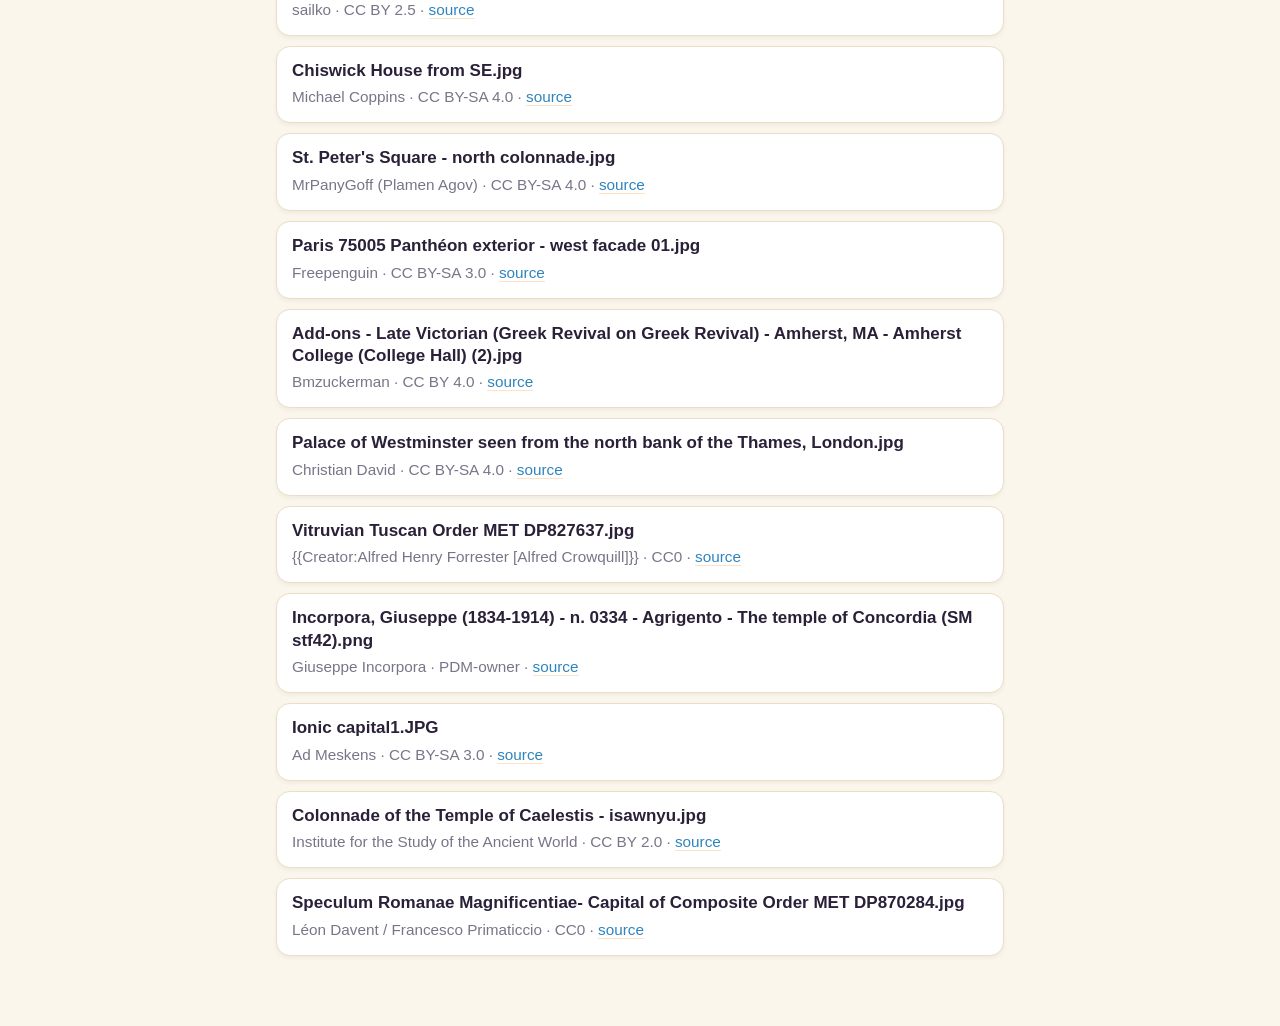
<file: credits.html>
<!DOCTYPE html>
<html lang="en">
<head>
  <meta charset="UTF-8">
  <meta name="viewport" content="width=device-width, initial-scale=1.0, viewport-fit=cover">
  <meta name="theme-color" content="#FAF6EC">
  <title>Image credits — Classical Architecture</title>
  <link rel="manifest" href="manifest.json">
  <link rel="apple-touch-icon" href="apple-touch-icon.png">
  <link rel="stylesheet" href="assets/style.css">
  <style>
    .credits-main{ max-width:760px; margin:0 auto; padding:24px 16px 60px; }
    .credits-main h1{ font-weight:800; letter-spacing:-.03em; }
    .credits-main .lede{ color:#6b6478; line-height:1.55; margin:.4em 0 1.4em; }
    .credit{ background:#fff; border:1px solid #EADFC6; border-radius:14px; padding:13px 15px; margin:0 0 10px; box-shadow:0 2px 4px rgba(60,45,20,.06); }
    .credit .ct{ font-weight:700; color:var(--ink,#2A2038); line-height:1.3; }
    .credit .cm{ font-size:.9em; color:#7a7488; margin-top:.3em; }
    .credit a{ color:#2E84BD; word-break:break-word; }
  </style>
</head>
<body class="method-page">
  <main class="credits-main">
    <h1>Image credits</h1>
    <p class="lede">Every image in this app comes from Wikimedia Commons. Many are in the public domain; the rest are used under Creative Commons licences, credited below with thanks to the photographers and archives who shared them.</p>
    <div id="list"></div>
  </main>
  <script src="assets/app.js"></script>
  <script>
    fetch('assets/image-credits.json').then(r => r.json()).then(items => {
      const esc = s => String(s == null ? '' : s).replace(/[&<>"]/g, c => ({'&':'&amp;','<':'&lt;','>':'&gt;','"':'&quot;'}[c]));
      document.getElementById('list').innerHTML = items.map(c => `
        <div class="credit">
          <div class="ct">${esc(c.title || 'Untitled')}</div>
          <div class="cm">${esc(c.artist || 'Wikimedia Commons')} · ${esc(c.license || 'see source')}${c.source ? ` · <a href="${esc(c.source)}" target="_blank" rel="noopener">source</a>` : ''}</div>
        </div>`).join('');
    }).catch(() => { document.getElementById('list').textContent = 'Credits unavailable.'; });
  </script>
</body>
</html>
</file>
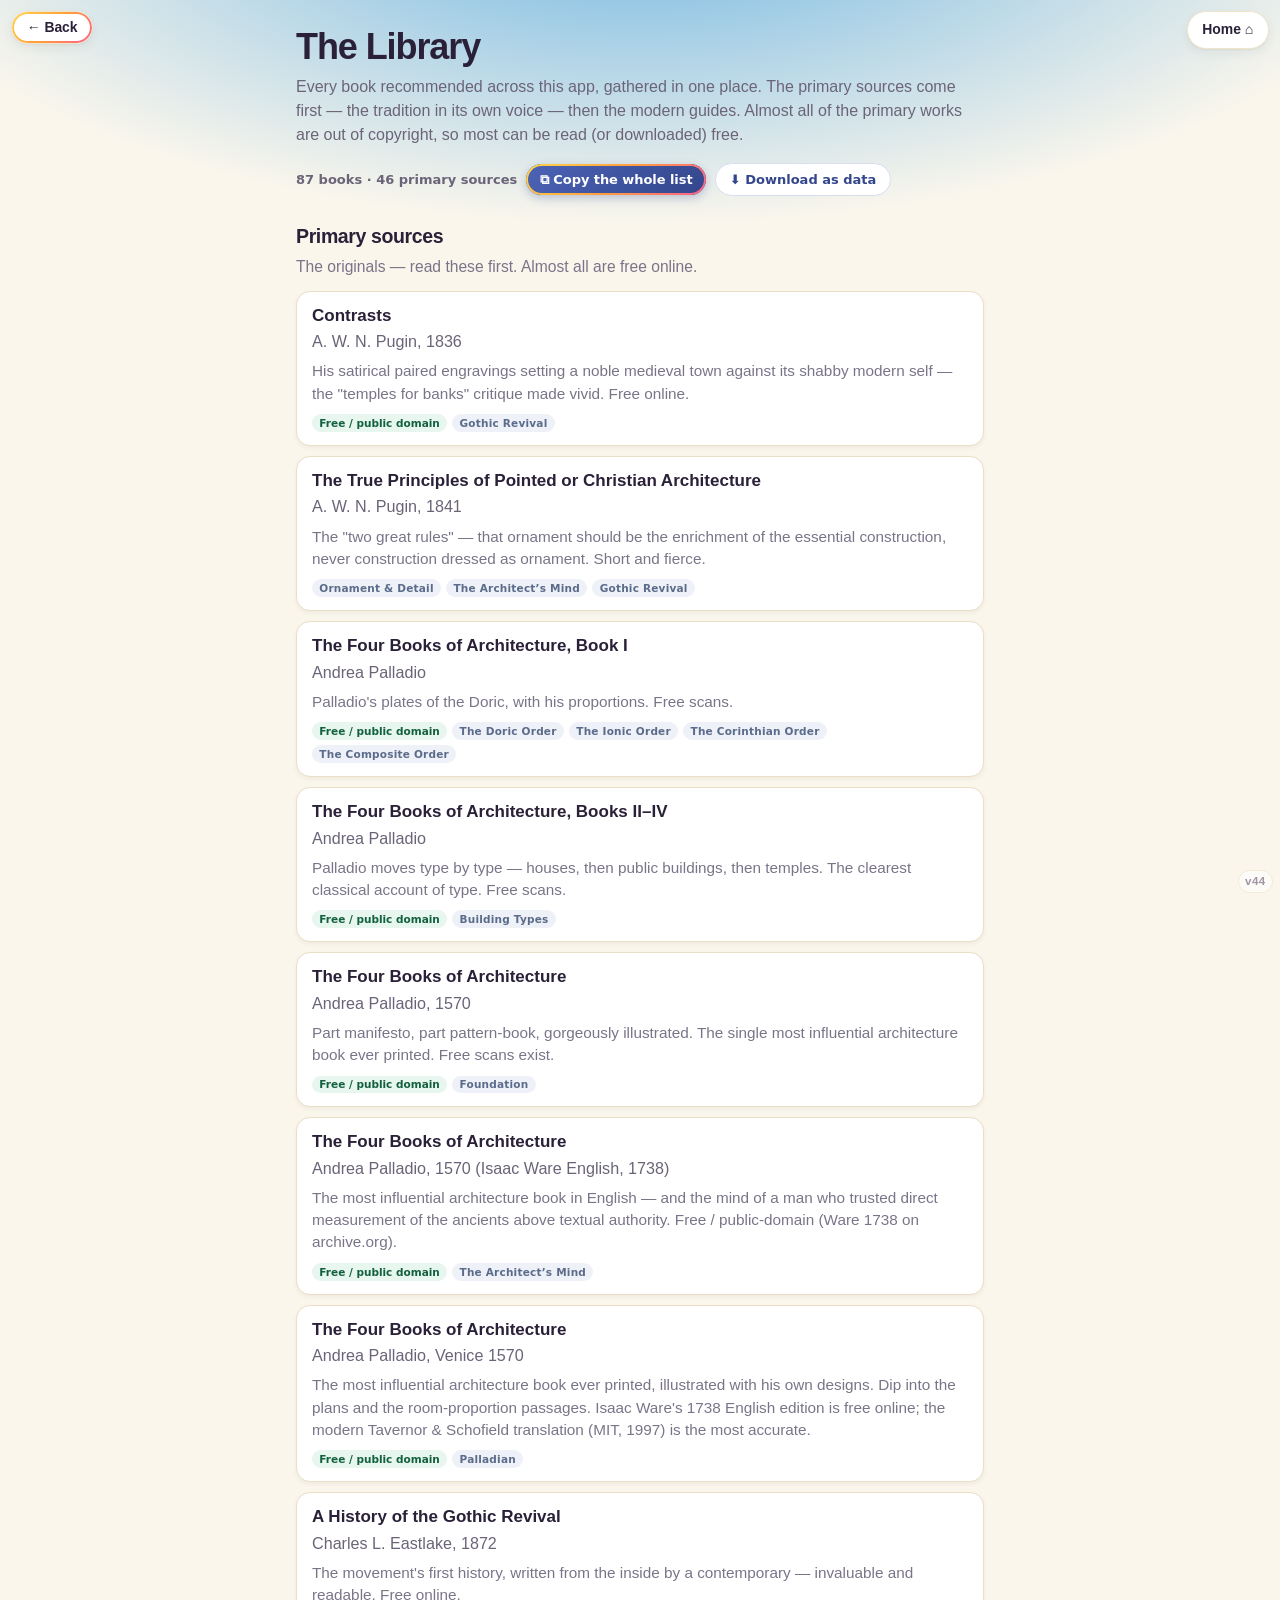
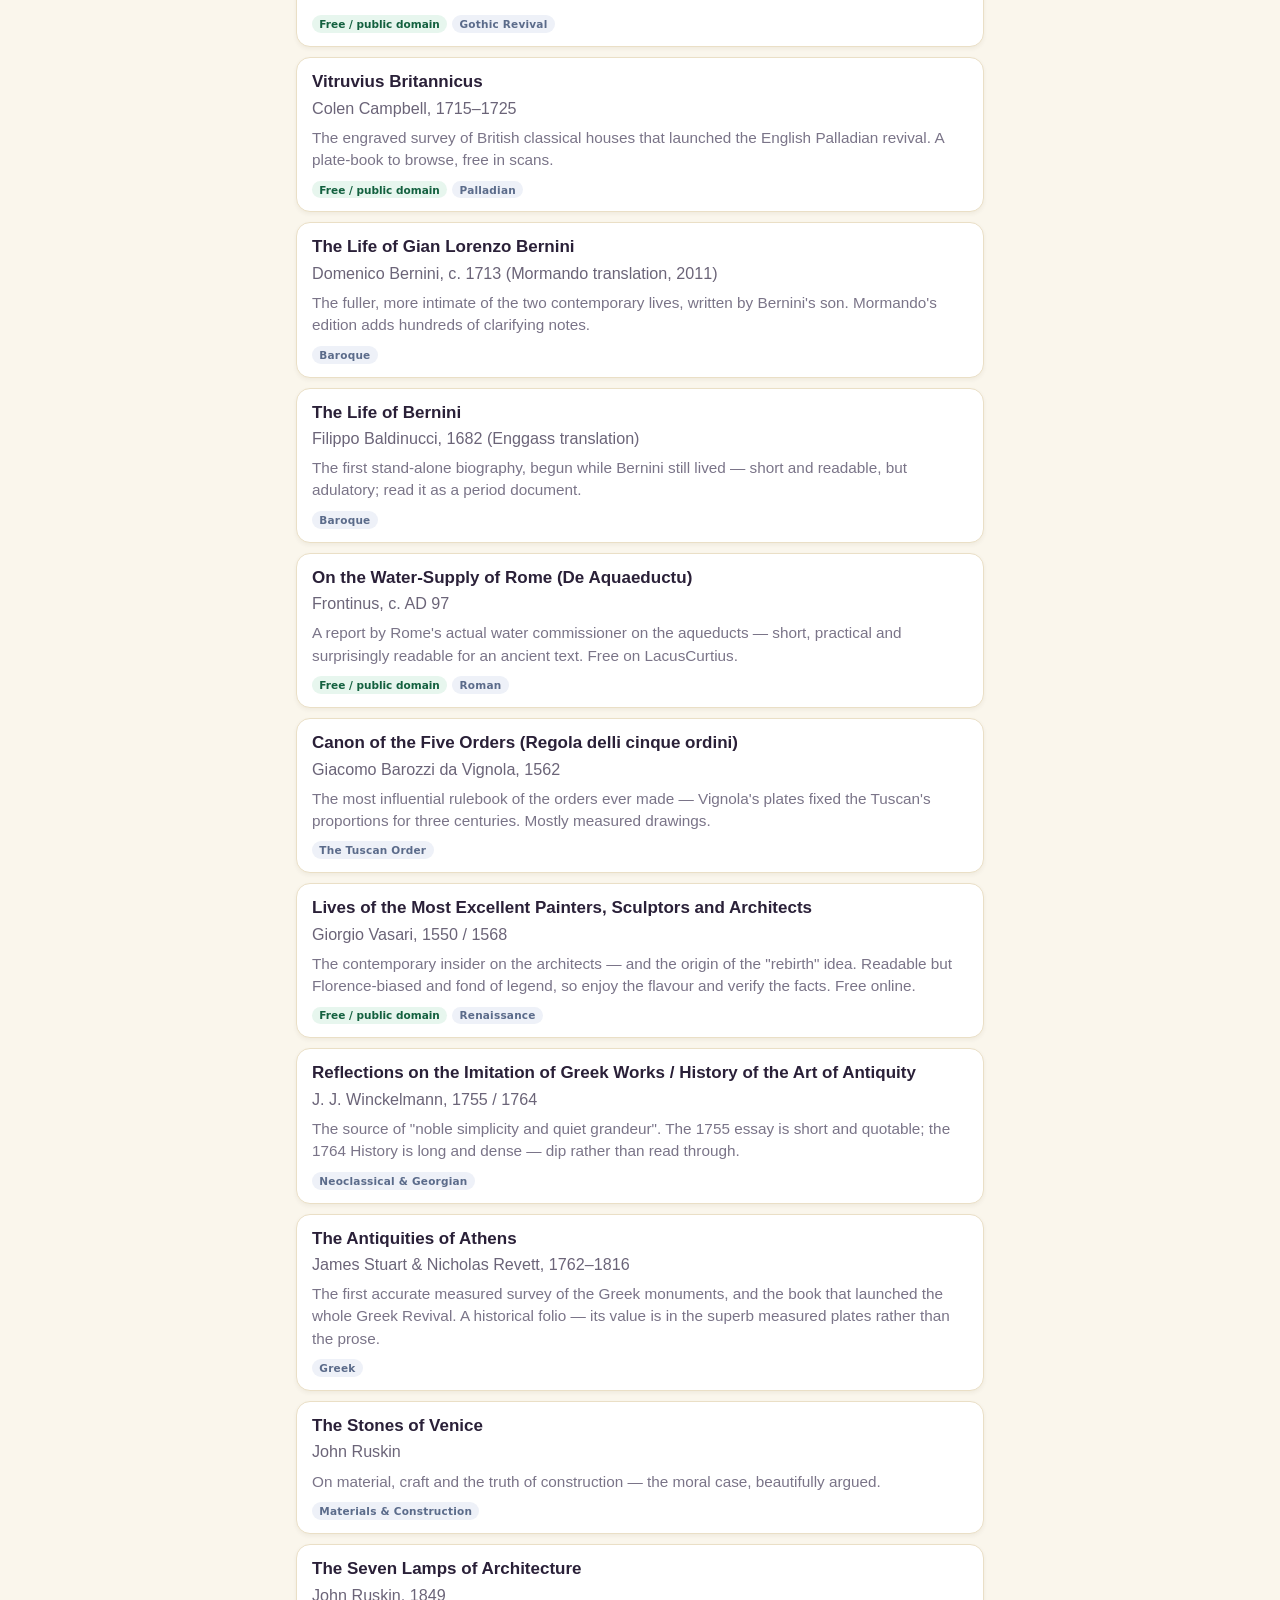
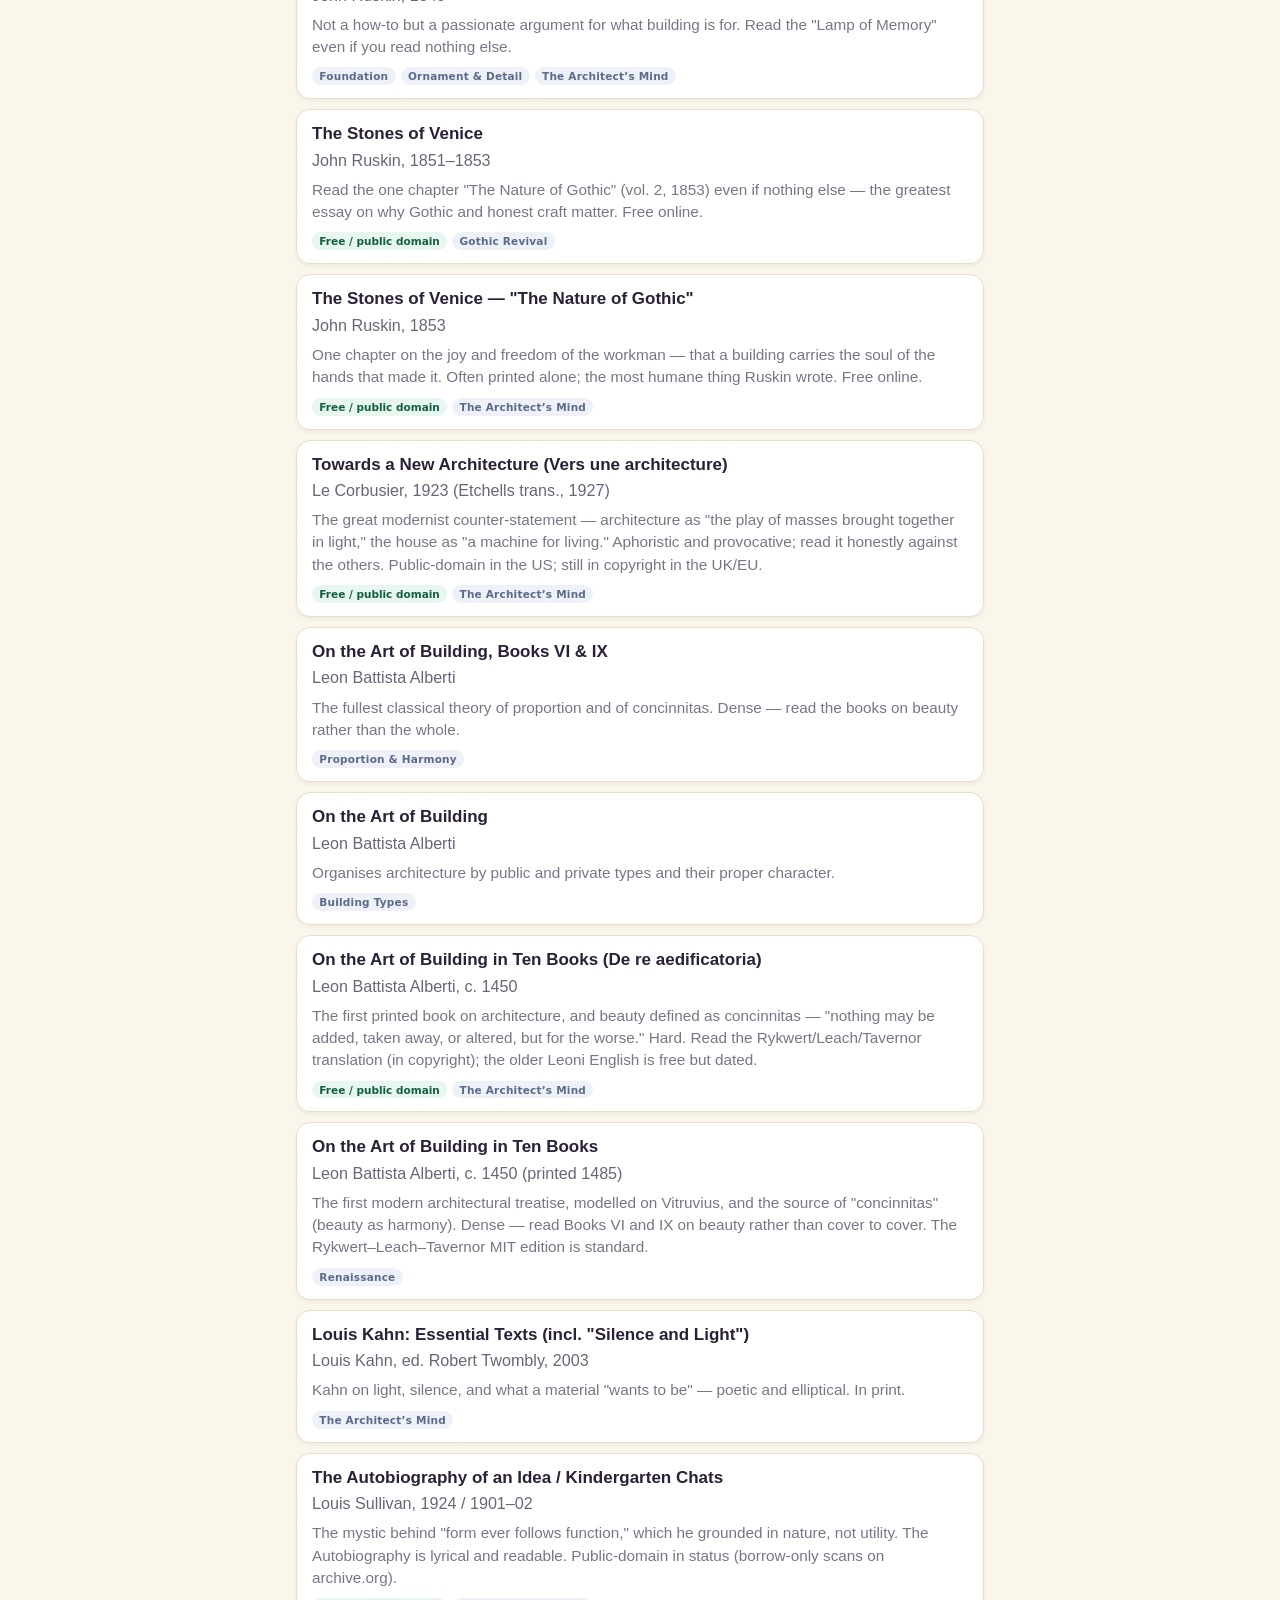
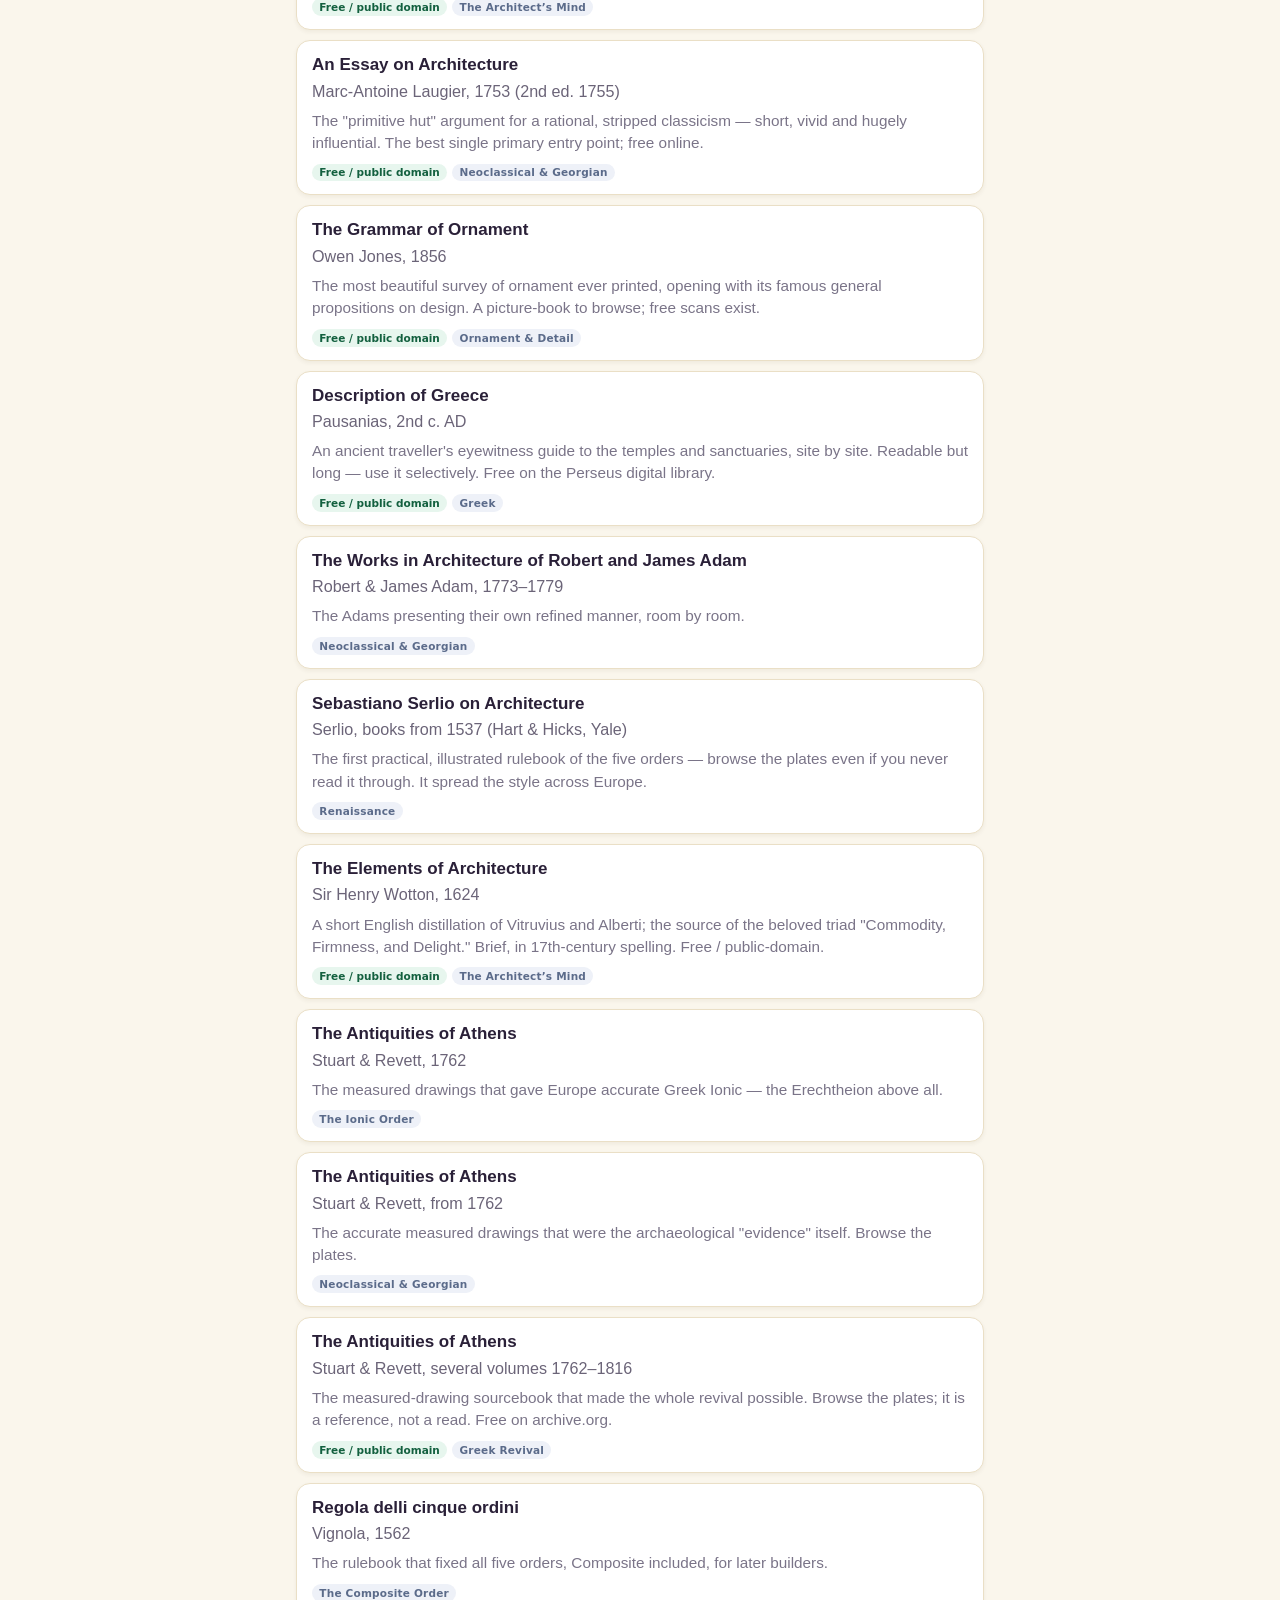
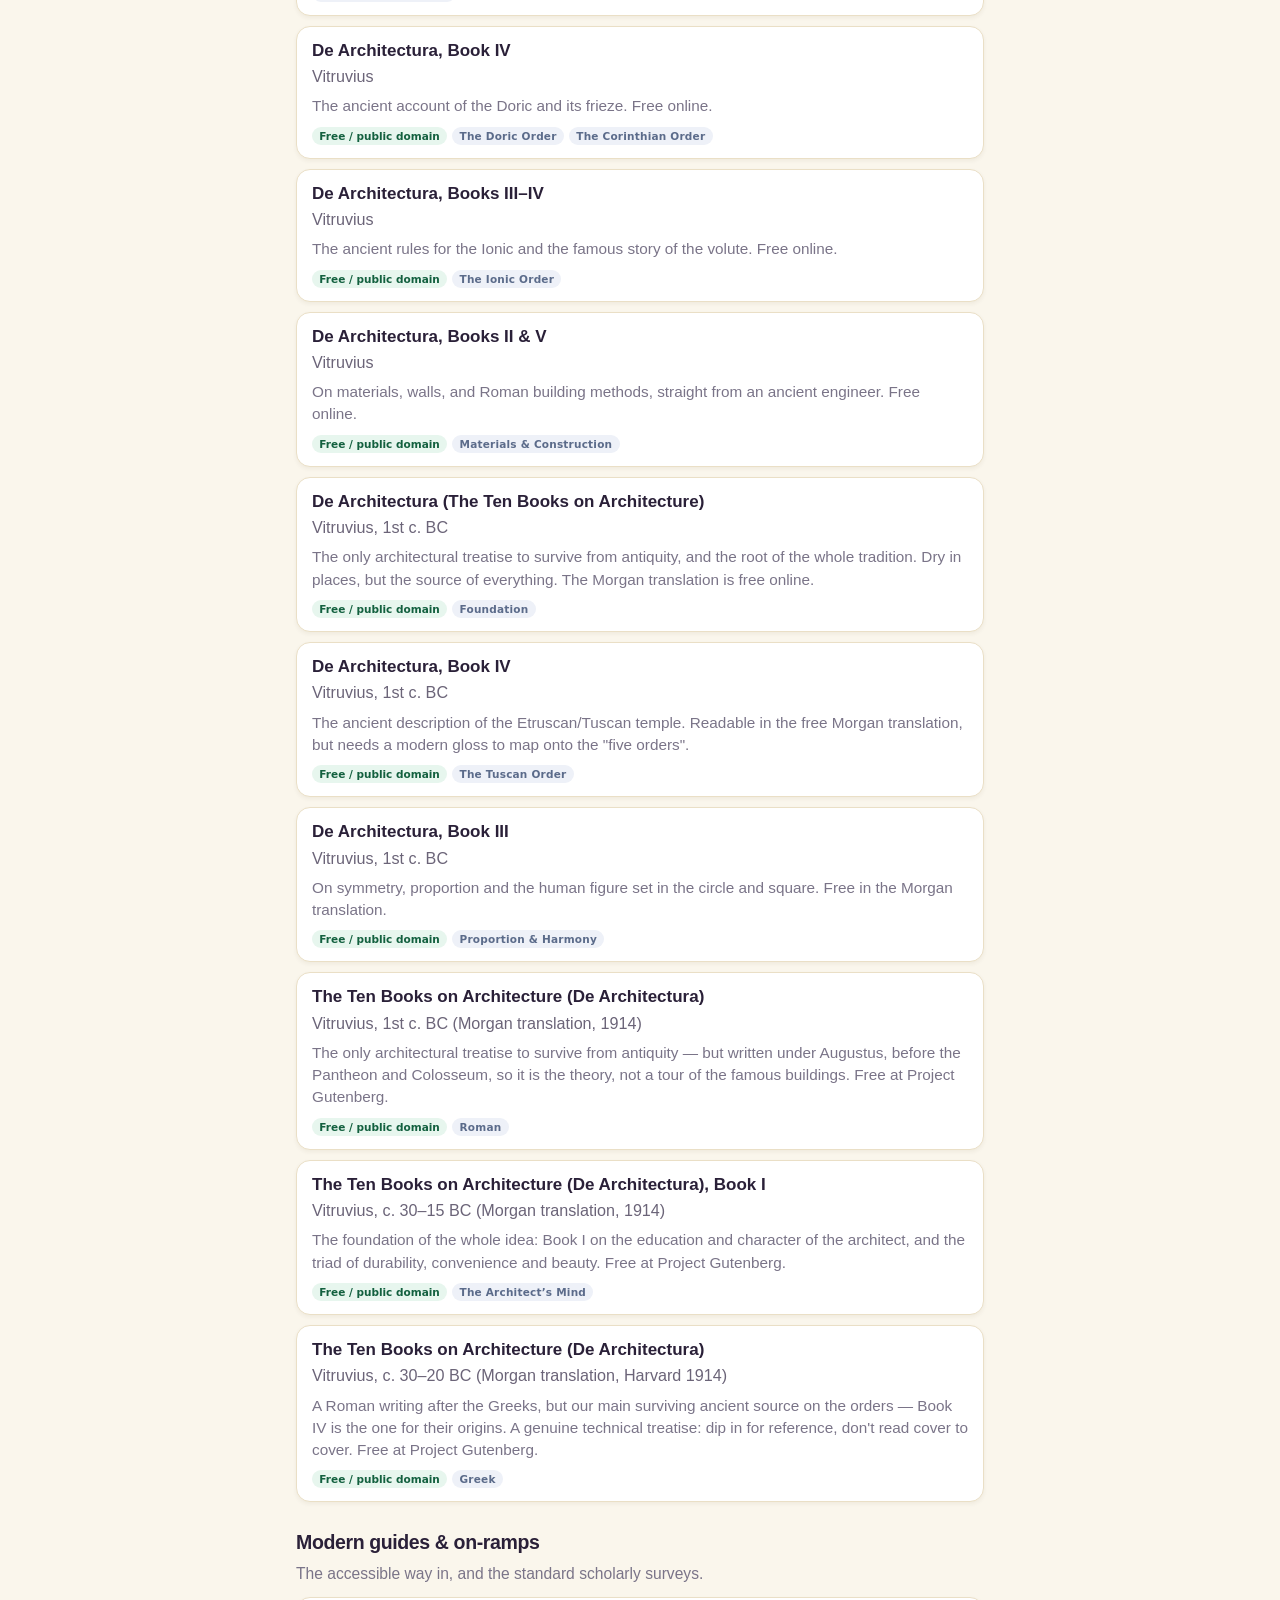
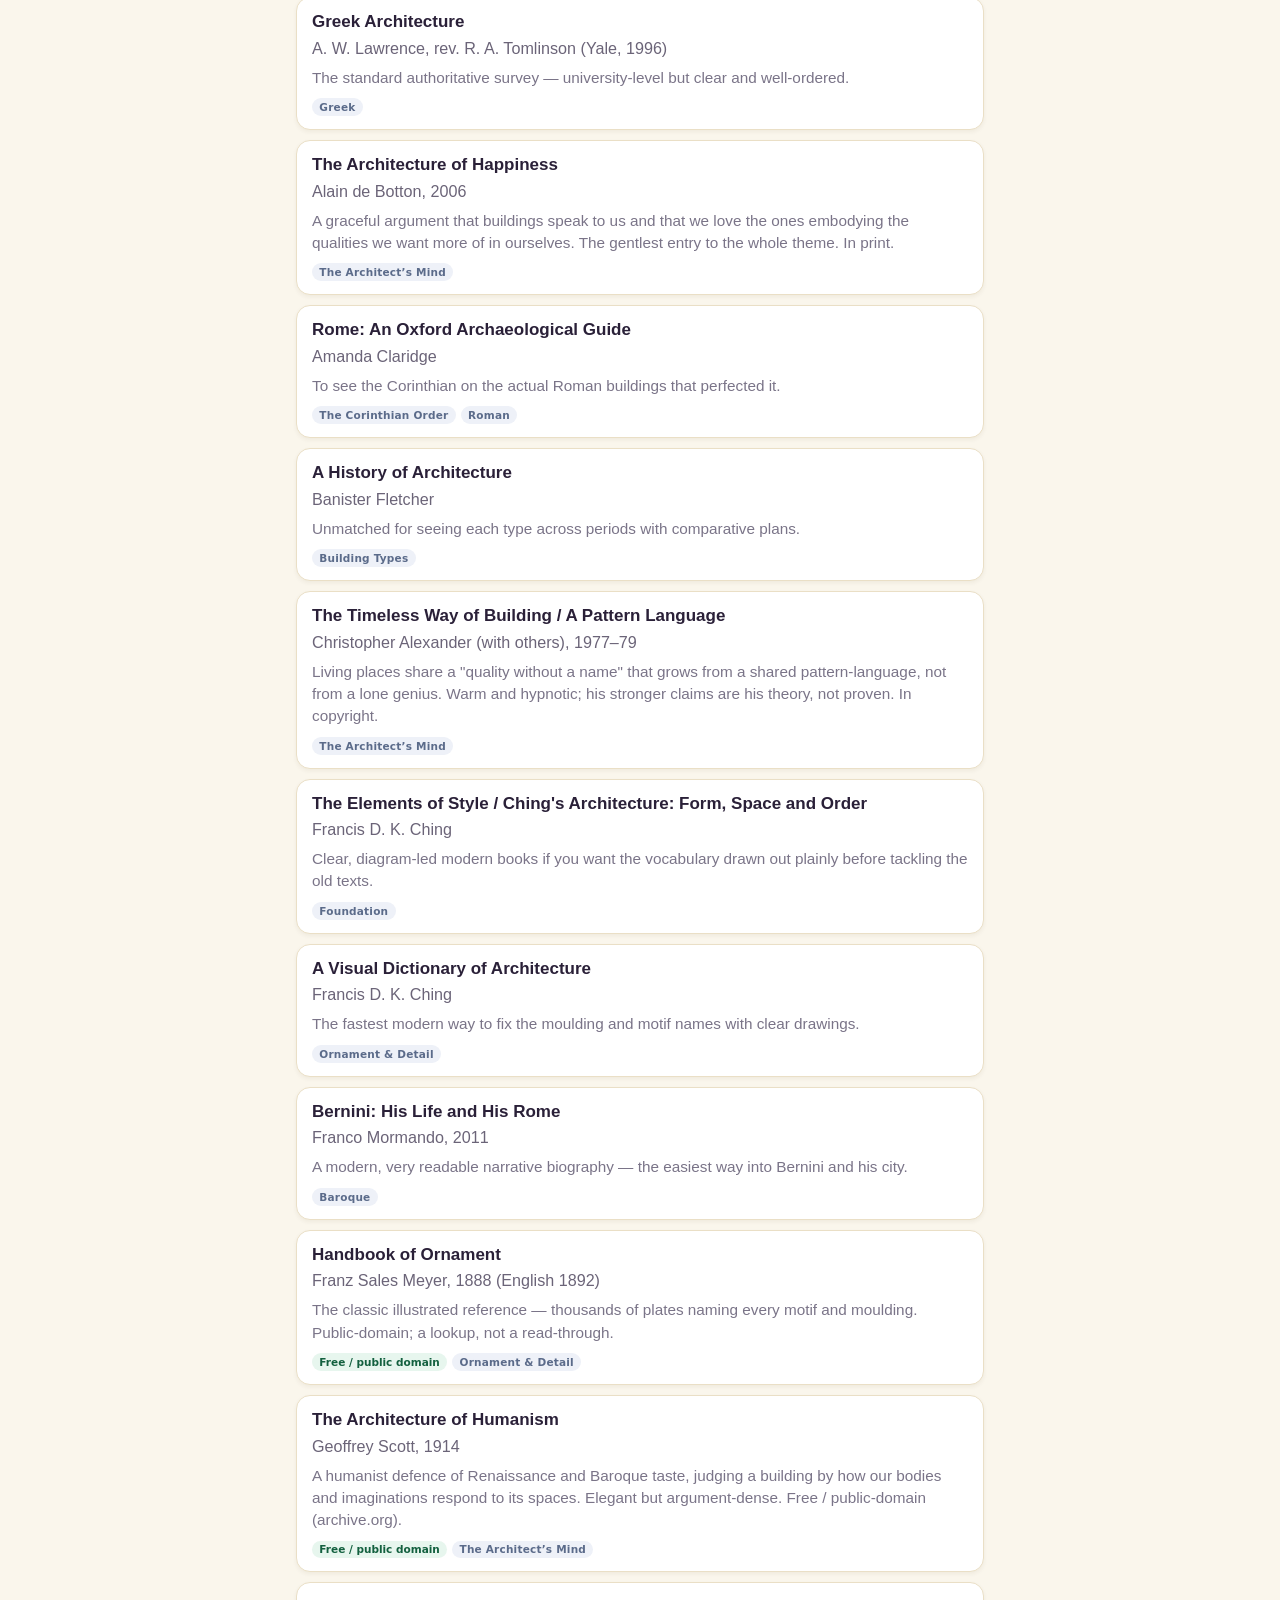
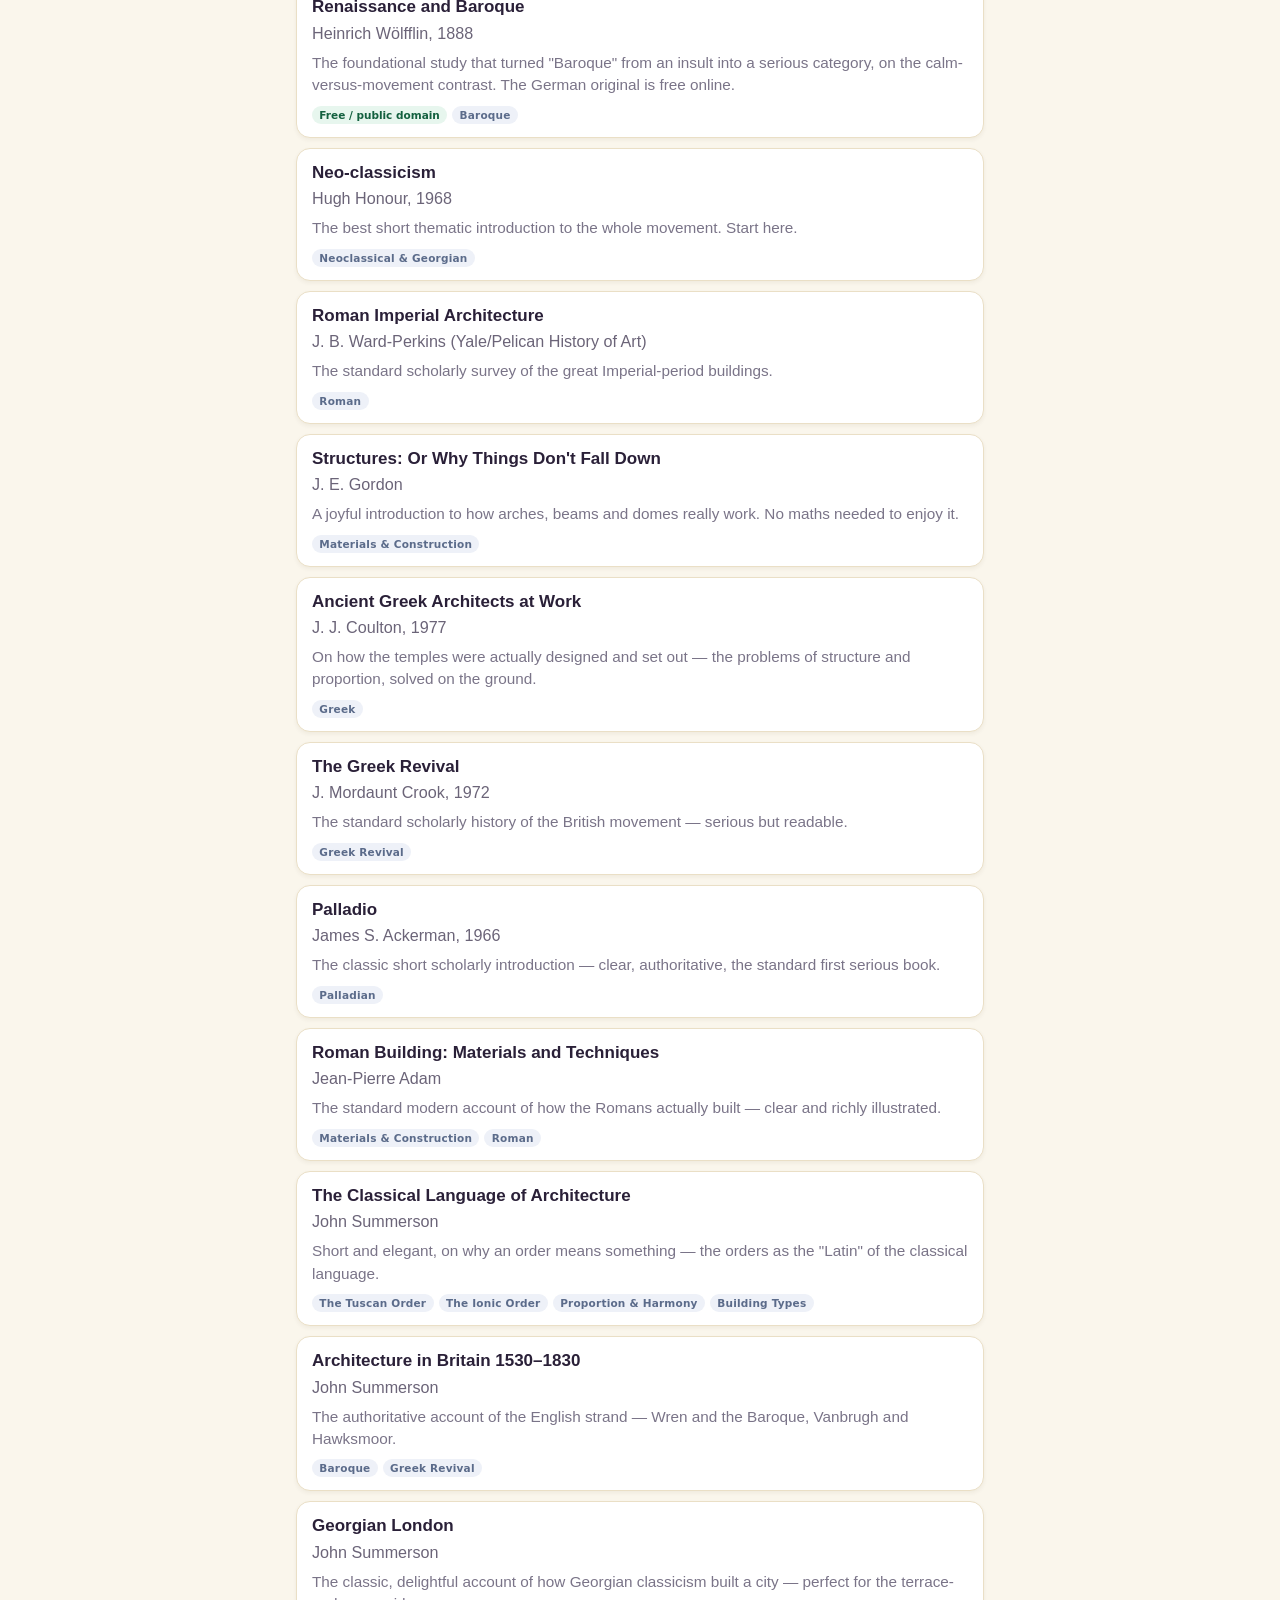
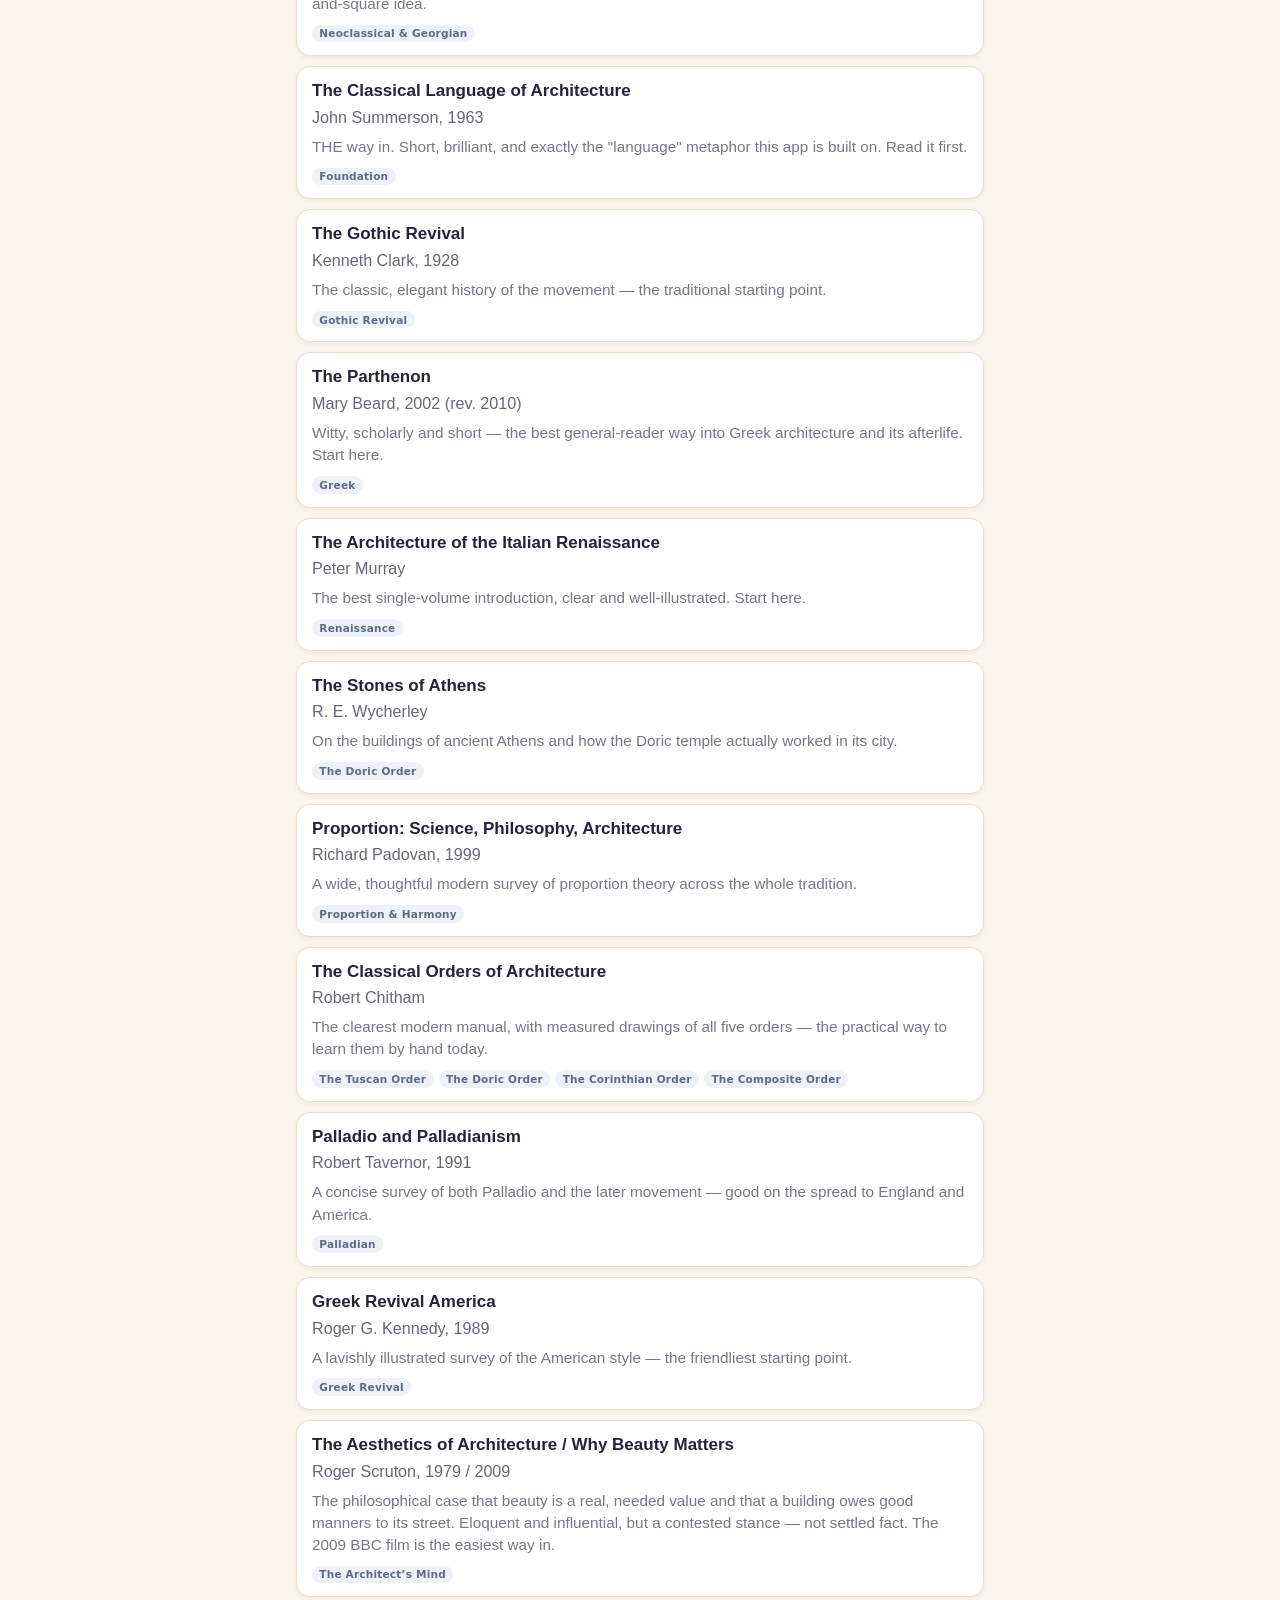
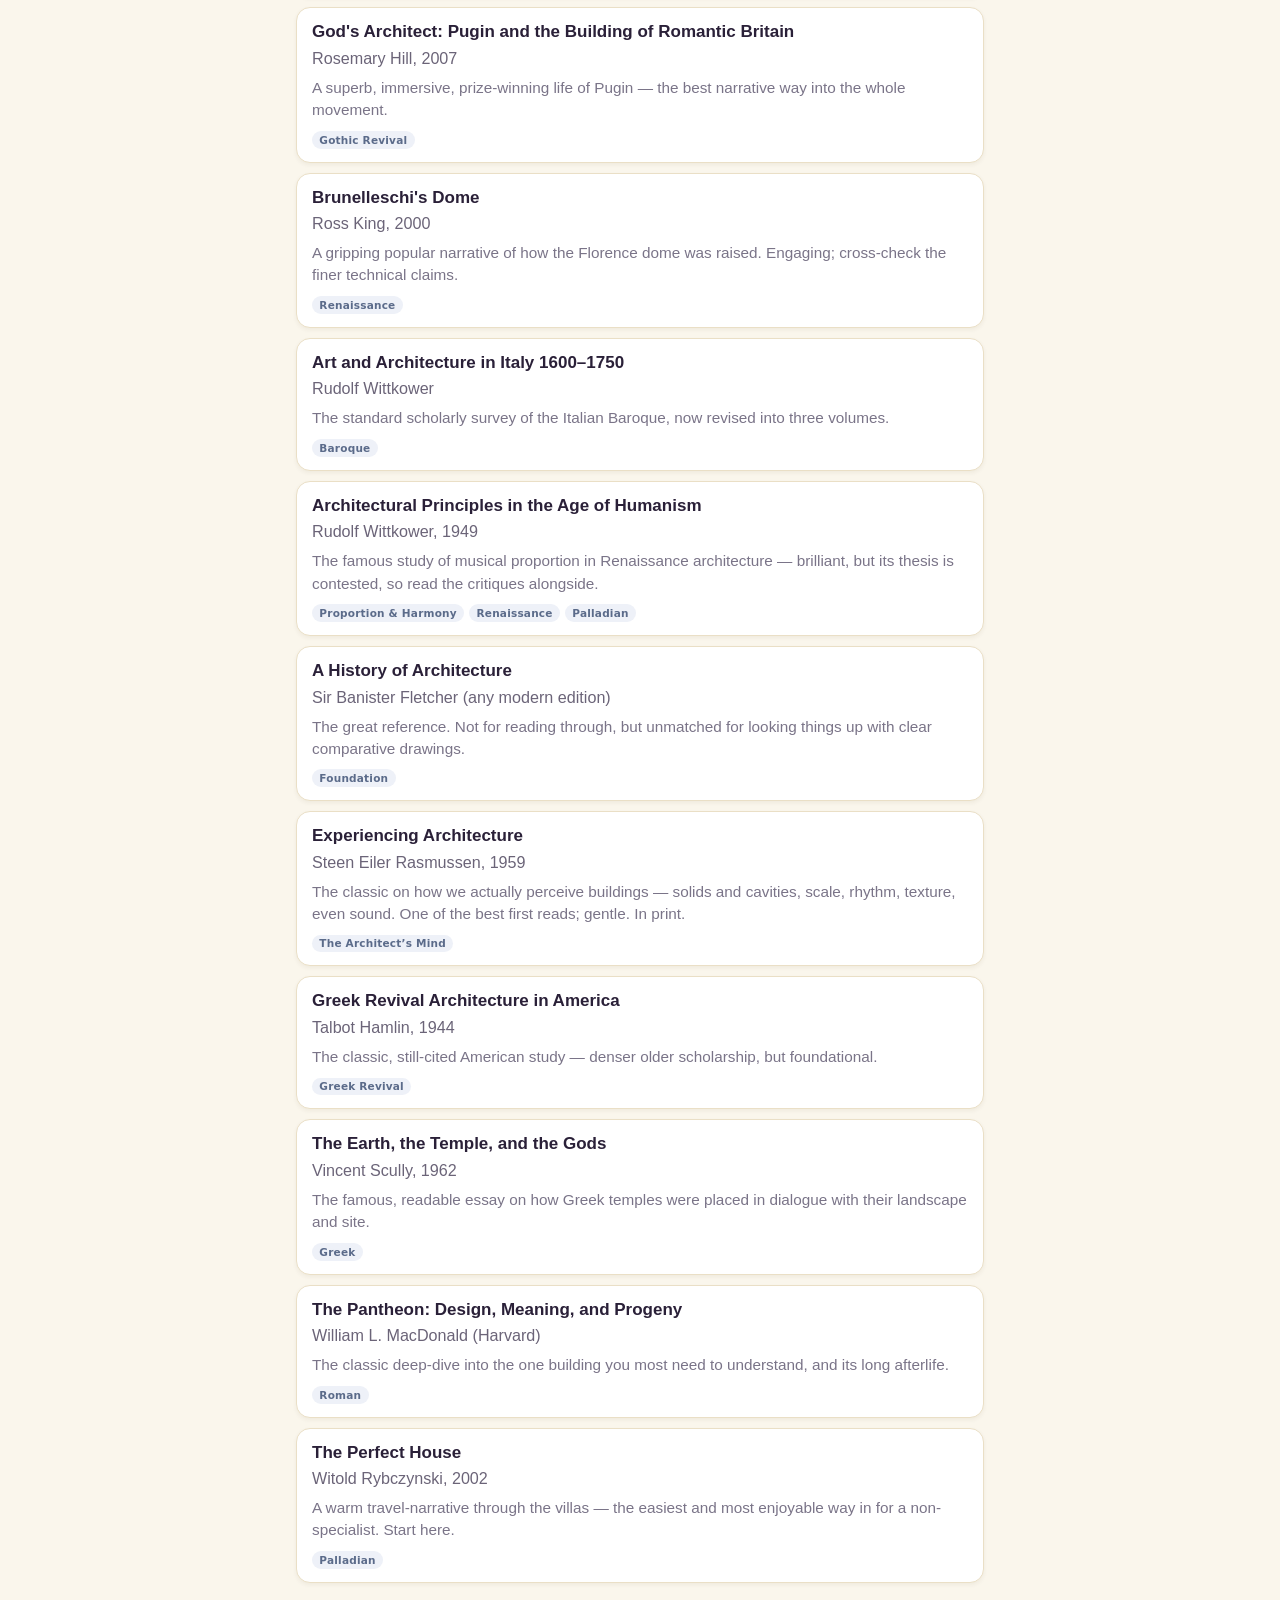
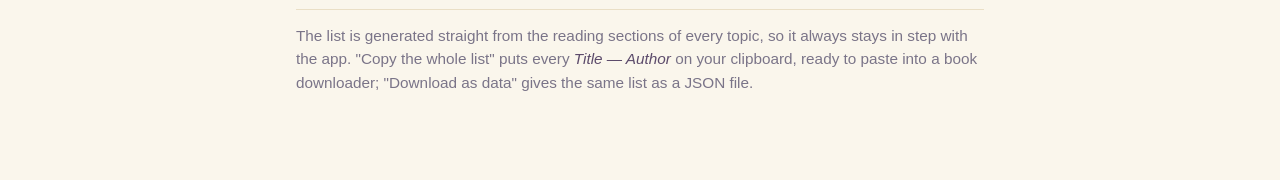
<file: library.html>
<!DOCTYPE html>
<html lang="en">
<head>
  <meta charset="UTF-8">
  <meta name="viewport" content="width=device-width, initial-scale=1.0, viewport-fit=cover">
  <meta name="theme-color" content="#4C63B6">
  <title>The Library — Classical Architecture</title>
  <link rel="manifest" href="manifest.json">
  <link rel="icon" type="image/png" href="icon-192.png">
  <link rel="apple-touch-icon" href="apple-touch-icon.png">
  <link rel="stylesheet" href="assets/style.css">
  <style>
    .lib-main{ max-width:720px; margin:0 auto; padding:20px 16px 70px; }
    .lib-head{ margin:6px 0 16px; }
    .lib-head h1{ font-weight:800; font-size:clamp(26px,6.5vw,36px); letter-spacing:-.03em; margin:0; color:var(--ink,#2A2038); }
    .lib-head p{ margin:.5em 0 0; color:#6b6478; font-size:16px; line-height:1.5; }
    .lib-bar{ display:flex; flex-wrap:wrap; gap:9px; align-items:center; margin:14px 0 6px; }
    .lib-count{ font:800 13px -apple-system,system-ui,sans-serif; color:#6b6478; }
    .lib-btn{ cursor:pointer; border:0; font:800 13px -apple-system,system-ui,sans-serif; color:#fff; padding:.6em 1.05em; border-radius:999px;
      background:linear-gradient(135deg,#4C63B6,#33468C); box-shadow:0 3px 10px rgba(51,70,140,.28); }
    .lib-btn.ghost{ background:#fff; color:#33468C; border:1.5px solid #d7ddf0; box-shadow:none; }
    .lib-group-title{ font-weight:800; font-size:1.15em; letter-spacing:-.02em; color:var(--ink,#2A2038); margin:26px 0 4px; }
    .lib-group-sub{ color:#7a7488; font-size:.92em; margin:0 0 12px; }
    .bk{ background:#fff; border:1px solid #EADFC6; border-radius:14px; padding:13px 15px; margin:0 0 10px; box-shadow:0 2px 4px rgba(60,45,20,.06); }
    .bk-title{ font-weight:800; color:var(--ink,#2A2038); line-height:1.3; }
    .bk-author{ color:#6b6478; font-size:.95em; margin-top:.15em; }
    .bk-note{ font-size:.9em; color:#7a7488; line-height:1.45; margin-top:.45em; }
    .bk-tags{ margin-top:.55em; display:flex; flex-wrap:wrap; gap:5px; }
    .bk-tag{ font:700 10.5px -apple-system,system-ui,sans-serif; letter-spacing:.02em; color:#5b6b8a; background:#eef1f8; border-radius:999px; padding:.28em .7em; }
    .bk-free{ font:800 10.5px -apple-system,system-ui,sans-serif; color:#13603f; background:#E7F6EE; border-radius:999px; padding:.28em .7em; }
    .lib-note{ margin-top:26px; font-size:.9em; color:#7a7488; line-height:1.55; border-top:1px solid #EADFC6; padding-top:14px; }
    .lib-note a{ color:#4C63B6; }
    .toast{ position:fixed; left:50%; bottom:24px; transform:translateX(-50%) translateY(20px); background:#2A2038; color:#fff; font:700 14px -apple-system,system-ui,sans-serif;
      padding:.75em 1.3em; border-radius:999px; opacity:0; pointer-events:none; transition:opacity .2s, transform .2s; z-index:60; }
    .toast.show{ opacity:1; transform:translateX(-50%) translateY(0); }
  </style>
</head>
<body class="method-page">
  <main class="lib-main">
    <div class="lib-head">
      <h1>The Library</h1>
      <p>Every book recommended across this app, gathered in one place. The primary sources come first — the tradition in its own voice — then the modern guides. Almost all of the primary works are out of copyright, so most can be read (or downloaded) free.</p>
    </div>
    <div class="lib-bar">
      <span class="lib-count" id="count"></span>
      <button class="lib-btn" id="copyAll">⧉ Copy the whole list</button>
      <a class="lib-btn ghost" href="assets/reading-list.json" download>⬇ Download as data</a>
    </div>
    <div id="list"></div>
    <p class="lib-note">The list is generated straight from the reading sections of every topic, so it always stays in step with the app. "Copy the whole list" puts every <em>Title — Author</em> on your clipboard, ready to paste into a book downloader; "Download as data" gives the same list as a JSON file.</p>
  </main>

  <div class="toast" id="toast">Copied</div>

  <script src="assets/elements-data.js"></script>
  <script src="assets/styles-data.js"></script>
  <script src="assets/app.js"></script>
  <script>
    const esc = s => String(s == null ? '' : s).replace(/[&<>"]/g, c => ({'&':'&amp;','<':'&lt;','>':'&gt;','"':'&quot;'}[c]));
    // Aggregate every reading list across all topics, dedup by title+author.
    const seen = new Map();
    (window.ARTS || []).forEach(a => {
      const books = a.sections && a.sections.reading && a.sections.reading.books;
      if (!books) return;
      books.forEach(b => {
        const key = (b.title + '|' + b.author).toLowerCase().replace(/[^a-z0-9|]/g, '');
        if (!seen.has(key)) seen.set(key, { ...b, topics: [a.name] });
        else if (!seen.get(key).topics.includes(a.name)) seen.get(key).topics.push(a.name);
      });
    });
    const all = [...seen.values()];
    const isPrimary = b => /PRIMARY/i.test(b.note || '');
    const isFree = b => /\bfree\b|public-domain|gutenberg|archive\.org|lacuscurtius|perseus/i.test(b.note || '');
    const byAuthor = (x, y) => (x.author || '').localeCompare(y.author || '');
    const primary = all.filter(isPrimary).sort(byAuthor);
    const modern = all.filter(b => !isPrimary(b)).sort(byAuthor);

    function bookHTML(b){
      return `<div class="bk">
        <div class="bk-title">${esc(b.title)}</div>
        <div class="bk-author">${esc(b.author)}</div>
        ${b.note ? `<div class="bk-note">${esc(b.note.replace(/^(PRIMARY[^.]*\.\s*|ON-RAMP[^.]*\.\s*)/i,''))}</div>` : ''}
        <div class="bk-tags">
          ${isFree(b) ? `<span class="bk-free">Free / public domain</span>` : ''}
          ${b.topics.slice(0,4).map(t => `<span class="bk-tag">${esc(t)}</span>`).join('')}
        </div>
      </div>`;
    }

    document.getElementById('count').textContent = `${all.length} books · ${primary.length} primary sources`;
    document.getElementById('list').innerHTML =
      `<div class="lib-group-title">Primary sources</div>
       <p class="lib-group-sub">The originals — read these first. Almost all are free online.</p>
       ${primary.map(bookHTML).join('')}
       <div class="lib-group-title">Modern guides & on-ramps</div>
       <p class="lib-group-sub">The accessible way in, and the standard scholarly surveys.</p>
       ${modern.map(bookHTML).join('')}`;

    // Copy every "Title — Author" line to the clipboard.
    document.getElementById('copyAll').addEventListener('click', () => {
      const text = [...primary, ...modern].map(b => `${b.title} — ${b.author}`).join('\n');
      const done = () => { const t = document.getElementById('toast'); t.classList.add('show'); setTimeout(() => t.classList.remove('show'), 1400); };
      if (navigator.clipboard) navigator.clipboard.writeText(text).then(done).catch(() => { window.prompt('Copy the list:', text); });
      else window.prompt('Copy the list:', text);
    });

    if ('serviceWorker' in navigator) {
      window.addEventListener('load', () => navigator.serviceWorker.register('./sw.js').catch(() => {}));
    }
  </script>
</body>
</html>
</file>
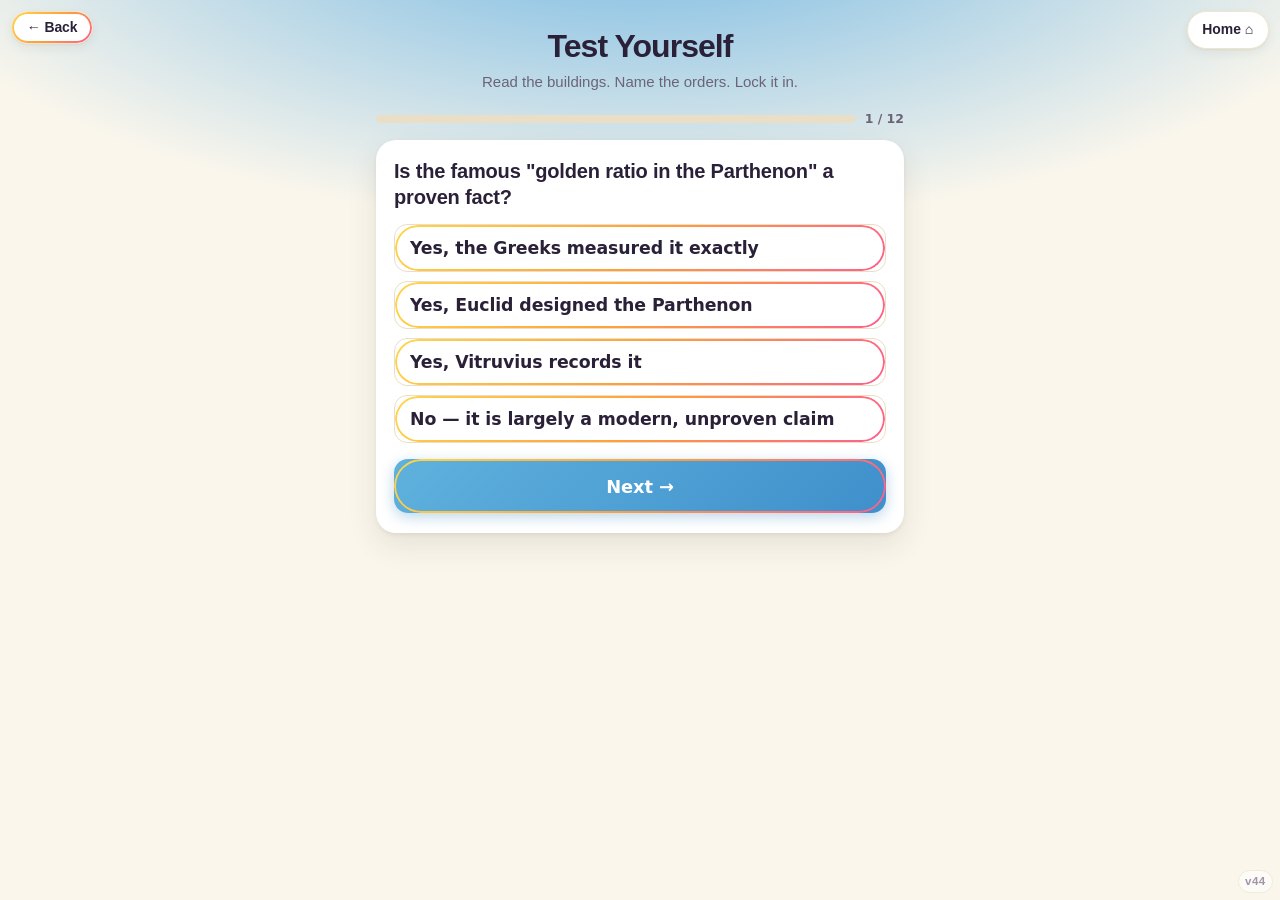
<file: quiz.html>
<!DOCTYPE html>
<html lang="en">
<head>
  <meta charset="UTF-8">
  <meta name="viewport" content="width=device-width, initial-scale=1.0, viewport-fit=cover">
  <meta name="theme-color" content="#3F8FCB">
  <title>Test Yourself — Classical Architecture</title>
  <link rel="manifest" href="manifest.json">
  <link rel="icon" type="image/png" href="icon-192.png">
  <link rel="apple-touch-icon" href="apple-touch-icon.png">
  <link rel="stylesheet" href="assets/style.css">
  <style>
    .quiz-main{ max-width:560px; margin:0 auto; padding:20px 16px 60px; }
    .quiz-head{ text-align:center; margin:8px 0 18px; }
    .quiz-head h1{ font-weight:800; font-size:clamp(24px,6vw,32px); letter-spacing:-.03em; margin:0; color:var(--ink,#2A2038); }
    .quiz-head p{ margin:.4em 0 0; color:#6b6478; font-size:15px; }

    .qmeter{ display:flex; align-items:center; gap:10px; margin:0 0 14px; }
    .qmeter-bar{ flex:1; height:8px; border-radius:999px; background:#EADFC6; overflow:hidden; }
    .qmeter-fill{ height:100%; width:0; background:linear-gradient(90deg,#5FB1DD,#3F8FCB); transition:width .3s ease; }
    .qmeter-txt{ font:800 12.5px -apple-system,system-ui,sans-serif; color:#6b6478; white-space:nowrap; }

    .qcard{ background:#fff; border-radius:20px; overflow:hidden; box-shadow:0 2px 4px rgba(60,45,20,.07),0 12px 30px rgba(60,45,20,.10); }
    .qimg{ position:relative; width:100%; aspect-ratio:16/10; background:linear-gradient(150deg,#5FB1DD,#3F8FCB); overflow:hidden; }
    .qimg img{ width:100%; height:100%; object-fit:cover; display:block; }
    .qbody{ padding:18px 18px 20px; }
    .qtext{ font-weight:800; font-size:1.18em; letter-spacing:-.01em; line-height:1.3; color:var(--ink,#2A2038); margin:0 0 14px; }

    .qopts{ display:flex; flex-direction:column; gap:9px; }
    .qopt{ text-align:left; cursor:pointer; background:#fff; border:1.6px solid #EADFC6; border-radius:13px; padding:13px 15px; font:600 1.02em -apple-system,system-ui,sans-serif; color:var(--ink,#2A2038); transition:border-color .12s ease, background .12s ease, transform .1s ease; }
    .qopt:hover:not(:disabled){ border-color:#5FB1DD; }
    .qopt:active:not(:disabled){ transform:scale(.99); }
    .qopt:disabled{ cursor:default; }
    .qopt.correct{ border-color:#1F8F5E; background:#E7F6EE; color:#13603f; font-weight:800; }
    .qopt.wrong{ border-color:#D9534F; background:#FBEAEA; color:#a3312d; }

    .qfb{ margin-top:14px; padding:13px 15px; border-radius:13px; background:#F3EEF9; color:#4d4658; font-size:.97em; line-height:1.5; }
    .qfb.ok{ background:#E7F6EE; }
    .qfb b{ color:var(--ink,#2A2038); }

    .qnext{ display:inline-flex; align-items:center; justify-content:center; gap:.5em; width:100%; margin-top:16px; border:0; cursor:pointer;
      font:800 1.05em -apple-system,system-ui,sans-serif; color:#fff; background:linear-gradient(135deg,#5FB1DD,#3F8FCB); padding:.9em 1.2em; border-radius:14px;
      box-shadow:0 4px 14px rgba(46,132,189,.32); transition:transform .15s ease; }
    .qnext:active{ transform:scale(.98); }

    /* ---- Result screen ---- */
    .qresult{ text-align:center; background:#fff; border-radius:20px; padding:34px 22px 30px; box-shadow:0 2px 4px rgba(60,45,20,.07),0 12px 30px rgba(60,45,20,.10); }
    .qscore{ font-weight:800; font-size:3.2em; letter-spacing:-.03em; line-height:1; background:linear-gradient(135deg,#E7A83C,#C6811A); -webkit-background-clip:text; background-clip:text; -webkit-text-fill-color:transparent; }
    .qscore-sub{ margin:.5em 0 0; color:#6b6478; font-size:1.05em; }
    .qgrade{ margin:.9em 0 0; font-weight:800; font-size:1.25em; color:var(--ink,#2A2038); }
    .qagain{ display:inline-flex; align-items:center; gap:.5em; margin-top:22px; border:0; cursor:pointer; font:800 1.05em -apple-system,system-ui,sans-serif;
      color:#fff; background:linear-gradient(135deg,#E7A83C,#C6811A); padding:.85em 1.6em; border-radius:999px; box-shadow:0 4px 14px rgba(198,129,26,.32); }
    .qhome{ display:block; margin-top:14px; color:#6b6478; text-decoration:none; font-weight:700; font-size:.95em; }
  </style>
</head>
<body class="method-page">
  <main class="quiz-main">
    <div class="quiz-head">
      <h1>Test Yourself</h1>
      <p>Read the buildings. Name the orders. Lock it in.</p>
    </div>
    <div id="stage"></div>
  </main>

  <script src="assets/quiz-data.js"></script>
  <script src="assets/app.js"></script>
  <script>
    const ALL = (window.QUIZ || []).slice();
    const stage = document.getElementById('stage');
    const esc = s => String(s == null ? '' : s).replace(/[&<>"]/g, c => ({'&':'&amp;','<':'&lt;','>':'&gt;','"':'&quot;'}[c]));

    function shuffle(a){ a = a.slice(); for (let i = a.length - 1; i > 0; i--){ const j = Math.floor(Math.random() * (i + 1)); [a[i], a[j]] = [a[j], a[i]]; } return a; }

    // How many questions per round (cap so it stays snappy).
    const ROUND = Math.min(12, ALL.length);
    let deck = [], idx = 0, score = 0, answered = false;

    function start(){
      deck = shuffle(ALL).slice(0, ROUND).map(q => {
        // shuffle options, tracking the correct answer
        const order = shuffle(q.options.map((_, i) => i));
        return { q: q.q, image: q.image, explain: q.explain,
                 options: order.map(i => q.options[i]),
                 answer: order.indexOf(q.answer) };
      });
      idx = 0; score = 0; answered = false;
      renderQ();
    }

    function renderQ(){
      const item = deck[idx];
      answered = false;
      const pct = Math.round((idx) / deck.length * 100);
      stage.innerHTML = `
        <div class="qmeter">
          <div class="qmeter-bar"><div class="qmeter-fill" style="width:${pct}%"></div></div>
          <div class="qmeter-txt">${idx + 1} / ${deck.length}</div>
        </div>
        <div class="qcard">
          ${item.image ? `<div class="qimg"><img src="${esc(item.image)}" alt="" onerror="this.parentNode.style.display='none'"></div>` : ''}
          <div class="qbody">
            <p class="qtext">${esc(item.q)}</p>
            <div class="qopts">
              ${item.options.map((o, i) => `<button class="qopt" data-i="${i}">${esc(o)}</button>`).join('')}
            </div>
            <div class="qfb" id="fb" hidden></div>
            <button class="qnext" id="next" hidden>Next →</button>
          </div>
        </div>`;
      stage.querySelectorAll('.qopt').forEach(b => b.addEventListener('click', onPick));
      const nx = document.getElementById('next');
      nx.addEventListener('click', () => { idx++; (idx >= deck.length) ? renderResult() : renderQ(); });
      window.scrollTo(0, 0);
    }

    function onPick(e){
      if (answered) return;
      answered = true;
      const item = deck[idx];
      const chosen = +e.currentTarget.dataset.i;
      const opts = [...stage.querySelectorAll('.qopt')];
      opts.forEach((b, i) => {
        b.disabled = true;
        if (i === item.answer) b.classList.add('correct');
        else if (i === chosen) b.classList.add('wrong');
      });
      if (chosen === item.answer) score++;
      const fb = document.getElementById('fb');
      fb.hidden = false;
      fb.classList.toggle('ok', chosen === item.answer);
      fb.innerHTML = `<b>${chosen === item.answer ? '✓ Correct.' : '✗ Not quite.'}</b> ${esc(item.explain)}`;
      const nx = document.getElementById('next');
      nx.hidden = false;
      nx.textContent = (idx + 1 >= deck.length) ? 'See your score →' : 'Next →';
    }

    function renderResult(){
      const pct = Math.round(score / deck.length * 100);
      let grade = 'Keep looking up.';
      if (pct === 100) grade = 'Perfect — you read buildings like a master.';
      else if (pct >= 80) grade = 'Excellent — the classical eye is yours.';
      else if (pct >= 60) grade = 'Good — the grammar is coming.';
      else if (pct >= 40) grade = 'A start — walk past a few more buildings.';
      stage.innerHTML = `
        <div class="qresult">
          <div class="qscore">${score}/${deck.length}</div>
          <div class="qscore-sub">${pct}% correct</div>
          <div class="qgrade">${grade}</div>
          <button class="qagain" id="again">↻ Play again</button>
          <a href="index.html" class="qhome">← Back to the home screen</a>
        </div>`;
      document.getElementById('again').addEventListener('click', start);
      window.scrollTo(0, 0);
    }

    if (!ALL.length) stage.innerHTML = '<p style="text-align:center;color:#6b6478">Quiz coming soon.</p>';
    else start();

    if ('serviceWorker' in navigator) {
      window.addEventListener('load', () => navigator.serviceWorker.register('./sw.js').catch(() => {}));
    }
  </script>
</body>
</html>
</file>
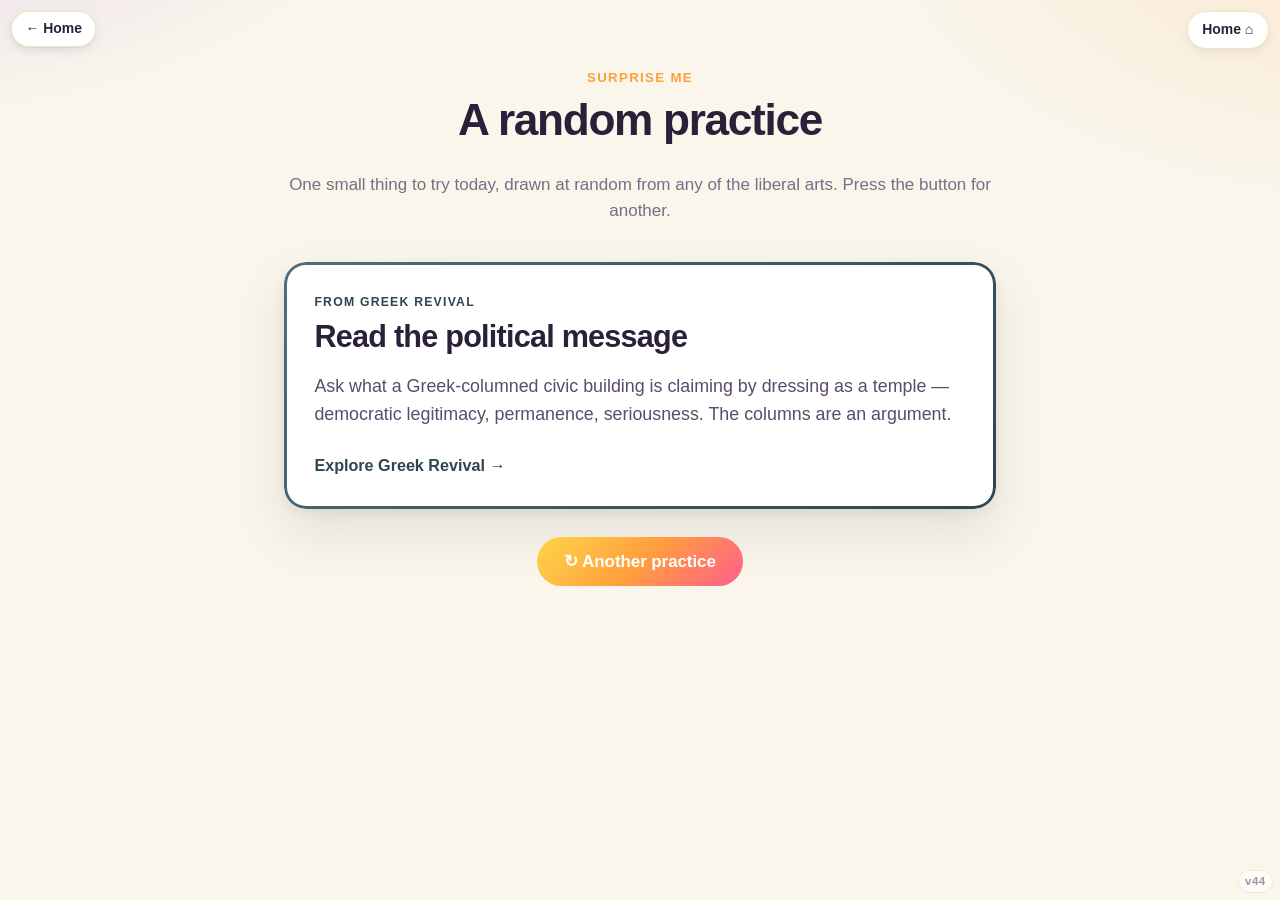
<file: random.html>
<!DOCTYPE html>
<html lang="en">
<head>
  <meta charset="UTF-8">
  <meta name="viewport" content="width=device-width, initial-scale=1.0, viewport-fit=cover">
  <meta name="theme-color" content="#FAF6EC">
  <title>Classical Architecture — A random practice</title>
  <link rel="manifest" href="manifest.json">
  <link rel="icon" type="image/png" href="icon-192.png">
  <link rel="apple-touch-icon" href="apple-touch-icon.png">
  <link rel="stylesheet" href="assets/style.css">
</head>
<body class="random-page">
  <a href="index.html" class="home-link">← Home</a>

  <main class="random-main">
    <header class="random-hero">
      <div class="random-eyebrow">Surprise me</div>
      <h1>A random practice</h1>
      <p class="lede">One small thing to try today, drawn at random from any of the liberal arts. Press the button for another.</p>
    </header>

    <div id="card-host"></div>

    <div class="random-actions">
      <button id="another-btn" class="primary-fill">↻ Another practice</button>
    </div>
  </main>

  <script src="assets/elements-data.js"></script>
  <script src="assets/styles-data.js"></script>
  <script src="assets/app.js"></script>
  <script>
    function pick() {
      const withPractice = window.ARTS.filter(a => a.sections && a.sections.practice && a.sections.practice.items && a.sections.practice.items.length);
      const a = withPractice[Math.floor(Math.random() * withPractice.length)];
      const items = a.sections.practice.items;
      const item = items[Math.floor(Math.random() * items.length)];
      return { a, item };
    }

    function render() {
      const { a, item } = pick();
      document.documentElement.style.setProperty('--m-color', a.color);
      document.documentElement.style.setProperty('--m-deep', a.colorDeep);
      document.documentElement.style.setProperty('--m-soft', a.colorSoft);
      document.querySelector('meta[name="theme-color"]').setAttribute('content', a.color);

      document.getElementById('card-host').innerHTML = `
        <div class="random-card" style="--c:${a.color};--cd:${a.colorDeep};--cs:${a.colorSoft};">
          <div class="random-card-eyebrow">From ${a.name}</div>
          <h2 class="random-card-name">${item.name}</h2>
          <p class="random-card-body">${item.body}</p>
          <a class="random-card-link" href="art.html?id=${a.id}">Explore ${a.name} →</a>
        </div>
      `;
    }

    document.getElementById('another-btn').addEventListener('click', render);
    render();
  </script>
</body>
</html>
</file>
<file: assets/style.css>
:root {
  --ink: #2A2038;
  --ink-soft: #5C4B6B;
  --ink-mute: #7A6D85;
  --paper: #FAF6EC;
  --paper-warm: #FFF6D9;
  --paper-card: #FFFFFF;
  --paper-surface: #FFFBF0;
  --rule: #F0E5C8;
  --rule-soft: #F6EED4;
  --rule-strong: #E6D6A8;

  --sun: #FFD64A;
  --sun-hot: #FF9F3D;
  --pink: #FF5E8E;
  --sky: #4A9ED4;
  --sky-soft: #6CB4E2;
  --mint: #4CCB9F;

  --sky-deep: #2D6FA8;
  --sun-deep: #C97D2A;
  --leaf: #4CCB9F;
  --leaf-soft: #D5F4E6;
  --rose: #FF5E8E;
  --rose-soft: #FFE0EB;
  --sky-soft-bg: #E0F0FA;
  --sun-soft: #FFF6D9;

  --grad-warm: linear-gradient(135deg, #FFD64A 0%, #FF9F3D 50%, #FF5E8E 100%);
  --grad-sun: linear-gradient(135deg, #FFD64A 0%, #FF9F3D 100%);
  --grad-sky: linear-gradient(135deg, #6CB4E2 0%, #4A9ED4 100%);
  --grad-fresh: linear-gradient(135deg, #FFD64A 0%, #4CCB9F 100%);
  --grad-pink: linear-gradient(135deg, #FF9F3D 0%, #FF5E8E 100%);

  --serif: -apple-system, BlinkMacSystemFont, "SF Pro Display", "Segoe UI", Helvetica, Arial, sans-serif;
  --sans: -apple-system, BlinkMacSystemFont, "SF Pro Display", "Segoe UI", Helvetica, Arial, sans-serif;

  --shadow-sm: 0 1px 2px rgba(40, 30, 20, 0.05), 0 4px 12px rgba(40, 30, 20, 0.06);
  --shadow-md: 0 2px 4px rgba(40, 30, 20, 0.06), 0 10px 28px rgba(40, 30, 20, 0.10);
  --shadow-lg: 0 4px 12px rgba(40, 30, 20, 0.10), 0 24px 60px rgba(40, 30, 20, 0.14);

  --radius-sm: 10px;
  --radius-md: 16px;
  --radius-lg: 22px;
  --radius-pill: 999px;
}

* { box-sizing: border-box; }

html, body {
  margin: 0;
  padding: 0;
  background:
    radial-gradient(900px 500px at -10% -20%, rgba(255, 214, 74, 0.22), transparent 60%),
    radial-gradient(900px 500px at 110% -10%, rgba(255, 94, 142, 0.16), transparent 60%),
    var(--paper);
  background-attachment: fixed;
  color: var(--ink);
  font-family: var(--sans);
  font-size: 17px;
  line-height: 1.5;
  -webkit-font-smoothing: antialiased;
  -moz-osx-font-smoothing: grayscale;
  -webkit-tap-highlight-color: transparent;
}

body { min-height: 100vh; display: flex; flex-direction: column; }

a {
  color: var(--sun-hot);
  text-decoration: none;
  border-bottom: 1px solid rgba(255, 159, 61, 0.3);
  transition: border-color 0.15s ease, color 0.15s ease;
}
a:hover { border-bottom-color: var(--sun-hot); color: var(--pink); }

h1, h2, h3, h4 {
  font-family: var(--sans);
  color: var(--ink);
  line-height: 1.15;
  letter-spacing: -0.025em;
  margin: 0 0 0.4em;
}
h1 {
  font-size: clamp(2rem, 5.5vw, 2.6rem);
  font-weight: 800;
  letter-spacing: -0.03em;
}
h2 {
  font-size: clamp(1.35rem, 3vw, 1.6rem);
  font-weight: 800;
  letter-spacing: -0.025em;
  margin: 1.8em 0 0.6em;
}
h3 {
  font-size: 1.18rem;
  font-weight: 700;
  letter-spacing: -0.02em;
  margin: 1.4em 0 0.4em;
}
h4 {
  font-size: 0.75rem;
  margin: 1em 0 0.3em;
  text-transform: uppercase;
  letter-spacing: 0.1em;
  font-weight: 800;
  color: var(--sun-hot);
}

p { margin: 0 0 1em; color: var(--ink-soft); }
ul, ol { margin: 0 0 1em; padding-left: 1.4em; color: var(--ink-soft); }
li { margin-bottom: 0.35em; }

em { color: var(--ink-soft); }
strong { color: var(--ink); font-weight: 700; }

blockquote {
  margin: 1.4em 0;
  padding: 1.1em 1.4em;
  background: var(--paper-warm);
  border-radius: var(--radius-md);
  position: relative;
  color: var(--ink);
  font-size: 1.02em;
  font-style: italic;
}
blockquote::before {
  content: "";
  position: absolute;
  inset: 0;
  padding: 2px;
  border-radius: var(--radius-md);
  background: var(--grad-warm);
  -webkit-mask: linear-gradient(#000 0 0) content-box, linear-gradient(#000 0 0);
  -webkit-mask-composite: xor;
  mask-composite: exclude;
  pointer-events: none;
}

.why {
  display: block;
  margin-top: 0.6em;
  padding: 0.9em 1.1em;
  background: var(--paper-surface);
  border-radius: var(--radius-md);
  font-size: 0.94em;
  color: var(--ink-soft);
  position: relative;
}
.why::after {
  content: "";
  position: absolute;
  inset: 0;
  padding: 1.5px;
  border-radius: var(--radius-md);
  background: var(--grad-fresh);
  -webkit-mask: linear-gradient(#000 0 0) content-box, linear-gradient(#000 0 0);
  -webkit-mask-composite: xor;
  mask-composite: exclude;
  pointer-events: none;
}
.why::before {
  content: "WHY";
  display: inline-block;
  font-size: 0.66em;
  font-weight: 800;
  letter-spacing: 0.14em;
  color: white;
  background: var(--grad-sun);
  padding: 0.2em 0.65em;
  border-radius: 999px;
  margin-right: 0.6em;
  vertical-align: 2px;
}

/* ---------- Header ---------- */

header.site {
  background: rgba(255, 255, 255, 0.85);
  backdrop-filter: saturate(180%) blur(14px);
  -webkit-backdrop-filter: saturate(180%) blur(14px);
  border-bottom: 1px solid var(--rule);
  padding: 0.7em 1.2em;
  position: sticky;
  top: 0;
  z-index: 50;
}
header.site .wrap {
  max-width: 1100px;
  margin: 0 auto;
  display: flex;
  align-items: center;
  gap: 1.2em;
  flex-wrap: wrap;
}
header.site .brand {
  font-family: var(--serif);
  font-weight: 700;
  font-size: 1.15em;
  color: var(--ink);
  border: none;
  letter-spacing: -0.01em;
  display: inline-flex;
  align-items: center;
  gap: 0.5em;
}
header.site .brand::before {
  content: "";
  display: inline-block;
  width: 28px;
  height: 28px;
  background-image: url('../icon.svg');
  background-size: contain;
  background-repeat: no-repeat;
  background-position: center;
  border-radius: 7px;
}
header.site nav {
  display: flex;
  gap: 0.2em;
  flex-wrap: nowrap;
  margin-left: auto;
  overflow-x: auto;
  scrollbar-width: none;
  -webkit-overflow-scrolling: touch;
}
header.site nav::-webkit-scrollbar { display: none; }
header.site nav a {
  font-family: var(--sans);
  font-size: 0.86em;
  font-weight: 600;
  letter-spacing: 0.01em;
  padding: 0.5em 0.9em;
  border-radius: var(--radius-pill);
  border: none;
  color: var(--ink-soft);
  white-space: nowrap;
  transition: all 0.15s ease;
}
header.site nav a:hover {
  background: var(--sky-soft);
  color: var(--sky-deep);
}
header.site nav a.active {
  background: linear-gradient(135deg, var(--sky), var(--sky-deep));
  color: white;
  box-shadow: 0 2px 8px rgba(37, 99, 235, 0.3);
}

/* ---------- Layout ---------- */

main {
  flex: 1;
  max-width: 880px;
  margin: 0 auto;
  padding: 2.4em 1.4em 4em;
  width: 100%;
}

.lede {
  font-family: var(--serif);
  font-size: clamp(1.05rem, 2.3vw, 1.25rem);
  color: var(--ink-soft);
  line-height: 1.55;
  margin-bottom: 2.2em;
  font-style: italic;
}

footer.site {
  border-top: 1px solid var(--rule);
  padding: 1.6em 1.2em;
  color: var(--ink-mute);
  font-size: 0.85em;
  text-align: center;
  background: var(--paper-warm);
}

/* ---------- Cards ---------- */

.card {
  background: var(--paper-card);
  border: 1px solid var(--rule);
  border-radius: var(--radius-lg);
  padding: 1.4em 1.5em;
  margin: 1em 0;
  box-shadow: var(--shadow-sm);
  transition: transform 0.18s ease, box-shadow 0.18s ease, border-color 0.18s ease;
}
.card:hover { box-shadow: var(--shadow-md); }
.card h3 { margin-top: 0; }
.card h3 a { border: none; }

.grid {
  display: grid;
  gap: 1em;
  grid-template-columns: repeat(auto-fit, minmax(260px, 1fr));
}
.grid .card {
  margin: 0;
  cursor: pointer;
}
.grid .card:hover {
  transform: translateY(-2px);
  border-color: var(--sky);
  box-shadow: var(--shadow-md);
}
.grid .card h3 a {
  color: var(--ink);
  display: block;
}
.grid .card:hover h3 a { color: var(--sky-deep); }
.grid .card p { margin-bottom: 0; font-size: 0.95em; }

/* ---------- Compare grid ---------- */

.compare-grid {
  display: grid;
  gap: 1em;
  grid-template-columns: repeat(auto-fit, minmax(290px, 1fr));
}
.compare-grid .card h3 {
  color: var(--sky-deep);
  font-size: 1.15em;
  display: flex;
  align-items: center;
  gap: 0.5em;
}
.compare-grid .card h3::before {
  content: "";
  width: 8px;
  height: 8px;
  background: linear-gradient(135deg, var(--sky), var(--sun));
  border-radius: 50%;
  flex-shrink: 0;
}
.compare-grid .card ul { font-size: 0.94em; }
.compare-grid .tag {
  display: inline-block;
  font-family: var(--sans);
  font-size: 0.72em;
  font-weight: 700;
  text-transform: uppercase;
  letter-spacing: 0.08em;
  padding: 0.2em 0.6em;
  border-radius: 999px;
  margin-right: 0.3em;
  margin-bottom: 0.3em;
}
.tag.do { background: var(--leaf-soft); color: #047857; }
.tag.dont { background: var(--sun-soft); color: var(--sun-deep); }

/* ---------- Tables ---------- */

table {
  width: 100%;
  border-collapse: collapse;
  margin: 1em 0;
  font-size: 0.94em;
  background: white;
  border-radius: var(--radius-md);
  overflow: hidden;
  box-shadow: var(--shadow-sm);
}
th, td {
  padding: 0.75em 1em;
  text-align: left;
  border-bottom: 1px solid var(--rule);
  vertical-align: top;
}
th {
  background: var(--paper-warm);
  font-weight: 600;
  color: var(--ink);
  font-size: 0.78em;
  text-transform: uppercase;
  letter-spacing: 0.06em;
}
tbody tr:last-child td { border-bottom: none; }
tbody tr:hover { background: var(--sky-soft); }

/* ---------- Form controls ---------- */

input[type="text"], input[type="search"], input[type="date"], textarea, select {
  font-family: var(--sans);
  font-size: 1em;
  padding: 0.7em 0.9em;
  border: 1.5px solid var(--rule);
  border-radius: var(--radius-sm);
  background: white;
  color: var(--ink);
  width: 100%;
  transition: border-color 0.15s ease, box-shadow 0.15s ease;
}
input:focus, textarea:focus, select:focus {
  outline: none;
  border-color: var(--sky);
  box-shadow: 0 0 0 3px var(--sky-soft);
}
textarea { min-height: 90px; resize: vertical; font-family: var(--sans); }
label {
  display: block;
  font-family: var(--sans);
  font-size: 0.78em;
  text-transform: uppercase;
  letter-spacing: 0.08em;
  color: var(--ink-soft);
  margin-bottom: 0.4em;
  margin-top: 1em;
  font-weight: 600;
}

/* ---------- Buttons: gradient outline by default ---------- */

button, .btn {
  appearance: none;
  font-family: var(--sans);
  font-size: 0.92em;
  font-weight: 700;
  letter-spacing: -0.005em;
  padding: 0.7em 1.4em;
  border: none;
  border-radius: var(--radius-pill);
  cursor: pointer;
  color: var(--ink);
  background: white;
  position: relative;
  transition: transform 0.12s ease;
  display: inline-flex;
  align-items: center;
  gap: 0.4em;
  text-decoration: none;
}
button::before, .btn::before {
  content: "";
  position: absolute;
  inset: 0;
  padding: 2px;
  border-radius: var(--radius-pill);
  background: var(--grad-warm);
  -webkit-mask: linear-gradient(#000 0 0) content-box, linear-gradient(#000 0 0);
  -webkit-mask-composite: xor;
  mask-composite: exclude;
  pointer-events: none;
}
button:active, .btn:active { transform: scale(0.97); }
button:disabled { opacity: 0.45; cursor: not-allowed; }

button.secondary, .btn.secondary { color: var(--ink-soft); }
button.secondary::before, .btn.secondary::before {
  background: var(--grad-sky);
}

button.primary-fill, .btn.primary-fill {
  background: var(--grad-warm);
  color: white;
}
button.primary-fill::before, .btn.primary-fill::before { display: none; }

/* ---------- Filters ---------- */

.filters {
  display: flex;
  gap: 0.9em;
  flex-wrap: wrap;
  margin: 1.4em 0;
  padding: 1.2em;
  background: white;
  border: 1px solid var(--rule);
  border-radius: var(--radius-lg);
  box-shadow: var(--shadow-sm);
}
.filters > * { flex: 1 1 140px; min-width: 140px; }
.filters label { margin-top: 0; }

/* ---------- Rhythm timeline ---------- */

.rhythm-timeline {
  position: relative;
  margin: 1.2em 0;
  padding-left: 1.6em;
  border-left: 2px solid var(--sky-soft);
}
.rhythm-timeline .block {
  margin-bottom: 1.2em;
  position: relative;
}
.rhythm-timeline .block::before {
  content: "";
  position: absolute;
  left: -1.95em;
  top: 0.4em;
  width: 0.85em;
  height: 0.85em;
  border-radius: 50%;
  background: linear-gradient(135deg, var(--sky), var(--sun));
  box-shadow: 0 0 0 4px white, 0 0 0 5px var(--sky-soft);
}
.rhythm-timeline .time {
  font-family: var(--sans);
  font-size: 0.78em;
  font-weight: 700;
  color: var(--sky-deep);
  text-transform: uppercase;
  letter-spacing: 0.08em;
}

/* ---------- Log entries ---------- */

.log-entry {
  padding: 1em 1.2em;
  border: 1px solid var(--rule);
  border-radius: var(--radius-md);
  margin-bottom: 0.7em;
  background: white;
  font-size: 0.96em;
  box-shadow: var(--shadow-sm);
}
.log-entry .meta {
  font-family: var(--sans);
  font-size: 0.76em;
  color: var(--sky-deep);
  text-transform: uppercase;
  letter-spacing: 0.06em;
  font-weight: 700;
  margin-bottom: 0.4em;
  display: flex;
  justify-content: space-between;
  align-items: center;
}
.log-entry button.del {
  padding: 0.2em 0.7em;
  font-size: 0.72em;
  background: white;
  color: var(--ink-mute);
  border: 1px solid var(--rule);
}
.log-entry button.del:hover {
  color: var(--rose);
  border-color: var(--rose);
  background: white;
  box-shadow: none;
  transform: none;
}

/* ---------- Habit grid ---------- */

.habit-grid {
  display: grid;
  grid-template-columns: repeat(7, 1fr);
  gap: 0.35em;
  margin: 0.8em 0;
}
.habit-day {
  aspect-ratio: 1;
  border: 1.5px solid var(--rule);
  border-radius: var(--radius-sm);
  display: flex;
  align-items: center;
  justify-content: center;
  font-family: var(--sans);
  font-size: 0.85em;
  font-weight: 600;
  color: var(--ink-soft);
  cursor: pointer;
  background: white;
  user-select: none;
  transition: all 0.15s ease;
}
.habit-day:hover { border-color: var(--sky); }
.habit-day.done {
  background: linear-gradient(135deg, var(--leaf), #059669);
  color: white;
  border-color: var(--leaf);
  box-shadow: 0 2px 6px rgba(16, 185, 129, 0.3);
}
.habit-day.future { opacity: 0.35; cursor: default; }
.habit-day.future:hover { border-color: var(--rule); }

/* ---------- Observation items ---------- */

.obs-item {
  display: flex;
  justify-content: space-between;
  align-items: center;
  padding: 0.7em 0.2em;
  border-bottom: 1px solid var(--rule-soft);
  gap: 1em;
}
.obs-item:last-child { border-bottom: none; }
.obs-item label {
  margin: 0;
  text-transform: none;
  font-size: 0.97em;
  font-weight: 500;
  color: var(--ink);
  font-family: var(--sans);
  letter-spacing: 0;
  flex: 1;
  cursor: pointer;
  display: flex;
  align-items: center;
  gap: 0.7em;
}
.obs-item input[type="checkbox"] {
  width: 1.35em;
  height: 1.35em;
  accent-color: var(--leaf);
  cursor: pointer;
  flex-shrink: 0;
}
.obs-item .date {
  font-family: var(--sans);
  font-size: 0.76em;
  color: var(--leaf);
  font-weight: 600;
}

/* ---------- Feast week nav ---------- */

.feast-week-nav {
  display: flex;
  justify-content: space-between;
  align-items: center;
  margin-bottom: 1.2em;
  padding: 1em 1.2em;
  background: white;
  border: 1px solid var(--rule);
  border-radius: var(--radius-lg);
  font-family: var(--sans);
  font-size: 0.92em;
  box-shadow: var(--shadow-sm);
  gap: 0.6em;
}
.feast-week-nav .week-label {
  display: flex;
  flex-direction: column;
  align-items: center;
  gap: 0.15em;
  flex: 1;
}
.feast-week-nav .week-pill {
  font-weight: 800;
  font-size: 1.05em;
  background: linear-gradient(135deg, var(--sky), var(--sky-deep));
  color: white;
  padding: 0.3em 0.9em;
  border-radius: 999px;
  letter-spacing: 0.02em;
}
.feast-week-nav .term-pill {
  font-size: 0.75em;
  color: var(--sun-deep);
  background: var(--sun-soft);
  padding: 0.15em 0.6em;
  border-radius: 999px;
  font-weight: 700;
  text-transform: uppercase;
  letter-spacing: 0.06em;
}
.feast-week-nav button { padding: 0.45em 0.9em; font-size: 0.82em; }

.feast-jump {
  display: flex;
  align-items: center;
  gap: 0.5em;
  margin-bottom: 1.2em;
  font-family: var(--sans);
  font-size: 0.85em;
  color: var(--ink-soft);
}
.feast-jump label {
  margin: 0;
  text-transform: none;
  letter-spacing: 0;
  font-size: 0.92em;
  font-weight: 600;
}
.feast-jump select {
  width: auto;
  flex: 0 0 auto;
  padding: 0.4em 0.7em;
  font-size: 0.92em;
}

.feast-section {
  padding: 1.2em 0;
  border-bottom: 1px solid var(--rule-soft);
}
.feast-section:last-child { border-bottom: none; }
.feast-section h3 {
  display: flex;
  align-items: baseline;
  gap: 0.7em;
  margin-top: 0.4em;
  flex-wrap: wrap;
}
.feast-section .kind {
  font-family: var(--sans);
  font-size: 0.7em;
  text-transform: uppercase;
  letter-spacing: 0.1em;
  color: var(--sky-deep);
  background: var(--sky-soft);
  padding: 0.2em 0.7em;
  border-radius: 999px;
  font-weight: 700;
}
.feast-section .poem-body {
  white-space: pre-line;
  font-family: var(--serif);
  font-style: italic;
  padding: 0.6em 1em;
  background: var(--sun-soft);
  border-left: 4px solid var(--sun);
  border-radius: 0 var(--radius-md) var(--radius-md) 0;
  margin: 0.8em 0;
  color: var(--ink);
}
.feast-section .links {
  font-family: var(--sans);
  font-size: 0.85em;
  margin-top: 0.6em;
  display: flex;
  gap: 0.5em;
  flex-wrap: wrap;
}
.feast-section .links a {
  border: none;
  background: var(--sky-soft);
  color: var(--sky-deep);
  padding: 0.3em 0.8em;
  border-radius: 999px;
  font-weight: 600;
  font-size: 0.92em;
}
.feast-section .links a:hover {
  background: var(--sky);
  color: white;
}

/* ---------- Badges ---------- */

.badge {
  display: inline-block;
  font-family: var(--sans);
  font-size: 0.7em;
  font-weight: 800;
  text-transform: uppercase;
  letter-spacing: 0.08em;
  padding: 0.25em 0.7em;
  border-radius: 999px;
  margin-right: 0.4em;
  vertical-align: middle;
}
.badge.free { background: var(--leaf-soft); color: #047857; }
.badge.paid { background: var(--sun-soft); color: var(--sun-deep); }
.badge.avoid { background: var(--rose-soft); color: var(--rose); }
.badge.later { background: #ede9fe; color: #6d28d9; }

/* ---------- Tabs (Keeping page) ---------- */

.tab-bar {
  display: flex;
  gap: 0.4em;
  flex-wrap: wrap;
  margin: 1.4em 0;
  padding: 0.5em;
  background: white;
  border: 1px solid var(--rule);
  border-radius: var(--radius-pill);
  box-shadow: var(--shadow-sm);
  position: sticky;
  top: 64px;
  z-index: 20;
}
.tab-btn {
  background: transparent;
  border: 2px solid transparent;
  color: var(--ink-soft);
  padding: 0.5em 1em;
  font-size: 0.85em;
  flex: 1 1 auto;
  justify-content: center;
}
.tab-btn:hover {
  background: var(--sky-soft);
  color: var(--sky-deep);
  transform: none;
  box-shadow: none;
}
.tab-btn.active {
  background: linear-gradient(135deg, var(--sky), var(--sky-deep));
  color: white;
  box-shadow: 0 3px 10px rgba(37, 99, 235, 0.28);
}
.tab-btn.active:hover {
  background: linear-gradient(135deg, var(--sky), var(--sky-deep));
  color: white;
}

/* ---------- Mobile ---------- */

@media (max-width: 720px) {
  html, body { font-size: 16px; }
  main { padding: 1.6em 1em 3em; }
  header.site { padding: 0.55em 0.9em; }
  header.site .wrap { gap: 0.6em; }
  header.site .brand { font-size: 1.05em; }
  header.site .brand::before { width: 24px; height: 24px; }
  header.site nav { width: 100%; margin-left: 0; }
  header.site nav a { font-size: 0.8em; padding: 0.4em 0.7em; }
  .filters > * { flex: 1 1 100%; }
  .feast-week-nav { flex-wrap: wrap; }
  .feast-week-nav .week-label { order: -1; flex: 1 0 100%; margin-bottom: 0.3em; }
  .tab-bar {
    position: static;
    border-radius: var(--radius-lg);
    flex-direction: row;
    overflow-x: auto;
    flex-wrap: nowrap;
    scrollbar-width: none;
  }
  .tab-bar::-webkit-scrollbar { display: none; }
  .tab-btn { flex: 0 0 auto; }
}

/* Safe area for iOS notch */
@supports (padding: env(safe-area-inset-top)) {
  header.site { padding-top: calc(0.7em + env(safe-area-inset-top)); }
  footer.site { padding-bottom: calc(1.6em + env(safe-area-inset-bottom)); }
}

/* ============================================================
   LAUNCHER (index.html — the home grid)
   ============================================================ */

body.launcher {
  /* uses base body background */
}

.launcher-hero {
  padding: 1.8em 1.2em 0.6em;
  max-width: 1100px;
  margin: 0 auto;
  width: 100%;
}
.launcher-hero .hero-wrap {
  display: flex;
  align-items: center;
  justify-content: space-between;
  gap: 1em;
  flex-wrap: wrap;
}
.hero-brand {
  display: flex;
  align-items: center;
  gap: 0.85em;
  margin-bottom: 0;
}
.hero-brand .brand-icon {
  width: 56px;
  height: 56px;
  border-radius: 14px;
  box-shadow: 0 2px 8px rgba(40, 30, 20, 0.12);
  flex-shrink: 0;
}
.hero-brand h1 {
  font-size: clamp(1.7rem, 4.5vw, 2.2rem);
  font-weight: 800;
  letter-spacing: -0.03em;
  margin: 0;
  color: var(--ink);
}
.hero-lede {
  margin: 0.15em 0 0;
  font-size: clamp(0.95rem, 2vw, 1.05rem);
  color: var(--ink-mute);
  line-height: 1.4;
  font-weight: 500;
}
.age-pill {
  flex-shrink: 0;
  padding: 0.5em 1em;
  background: white;
  border-radius: 999px;
  font-size: 0.72em;
  font-weight: 800;
  letter-spacing: 0.08em;
  text-transform: uppercase;
  color: var(--ink-soft);
  position: relative;
  cursor: default;
}
.age-pill::before {
  content: "";
  position: absolute;
  inset: 0;
  padding: 1.5px;
  border-radius: 999px;
  background: var(--grad-warm);
  -webkit-mask: linear-gradient(#000 0 0) content-box, linear-gradient(#000 0 0);
  -webkit-mask-composite: xor;
  mask-composite: exclude;
  pointer-events: none;
}

.launcher-main {
  max-width: 1100px;
  margin: 0 auto;
  padding: 1em 1.4em 4em;
  width: 100%;
}

.tile-section {
  margin-bottom: 2em;
}
.tile-section-title {
  font-size: clamp(1.4rem, 3.4vw, 1.75rem);
  font-weight: 800;
  letter-spacing: -0.025em;
  margin: 1.6em 0 0.2em;
}
.tile-section-sub {
  margin: 0 0 1.1em;
  color: var(--ink-mute);
  font-size: 0.95em;
  font-weight: 500;
}

.tile-grid {
  display: grid;
  gap: 1em;
  grid-template-columns: repeat(auto-fill, minmax(220px, 1fr));
}

.tile {
  position: relative;
  background: white;
  border-radius: var(--radius-lg);
  padding: 1.3em 1.3em 1.4em;
  text-decoration: none;
  color: var(--ink);
  display: flex;
  flex-direction: column;
  gap: 0.85em;
  box-shadow: 0 1px 2px rgba(40, 30, 20, 0.05), 0 10px 30px rgba(40, 30, 20, 0.08);
  transition: transform 0.16s ease, box-shadow 0.16s ease;
  border-bottom: none;
  min-height: 210px;
}
.tile::before {
  content: "";
  position: absolute;
  inset: 0;
  padding: 2px;
  border-radius: var(--radius-lg);
  background: linear-gradient(135deg, var(--c) 0%, var(--cd) 100%);
  -webkit-mask: linear-gradient(#000 0 0) content-box, linear-gradient(#000 0 0);
  -webkit-mask-composite: xor;
  mask-composite: exclude;
  pointer-events: none;
  opacity: 0.85;
}
.tile:hover {
  transform: translateY(-3px);
  box-shadow:
    0 2px 4px rgba(40, 30, 20, 0.06),
    0 20px 44px rgba(40, 30, 20, 0.12);
}
.tile:hover::before { opacity: 1; }
.tile:hover .tile-icon-wrap {
  transform: scale(1.04);
}
.tile:active { transform: scale(0.985); }
.tile-icon-wrap {
  position: relative;
  width: 60px;
  height: 60px;
  border-radius: 16px;
  background: linear-gradient(135deg, var(--c), var(--cd));
  display: flex;
  align-items: center;
  justify-content: center;
  color: white;
  box-shadow: 0 2px 8px rgba(40, 30, 20, 0.14), inset 0 1px 0 rgba(255, 255, 255, 0.3);
  transition: transform 0.18s ease;
  overflow: hidden;
}
.tile-icon-wrap::before {
  content: "";
  position: absolute;
  top: 0; left: 0; right: 0; height: 55%;
  background: linear-gradient(180deg, rgba(255,255,255,0.22) 0%, transparent 100%);
  pointer-events: none;
}
.tile-icon {
  position: relative;
  z-index: 2;
  width: 36px;
  height: 36px;
  color: white;
}

.tile-body { display: flex; flex-direction: column; gap: 0.25em; flex: 1; margin-top: 0.1em; }
.tile-name {
  font-weight: 800;
  font-size: 1.15em;
  color: var(--ink);
  line-height: 1.15;
  letter-spacing: -0.025em;
}
.tile-tagline {
  font-size: 0.86em;
  color: var(--ink-mute);
  line-height: 1.4;
  font-weight: 500;
}
.tile-era {
  font-size: 0.7em;
  letter-spacing: 0.08em;
  color: var(--cd);
  text-transform: uppercase;
  font-weight: 800;
  margin-top: auto;
}

.tile-badge {
  position: absolute;
  top: 0.85em;
  right: 0.85em;
  z-index: 3;
  background: white;
  color: var(--ink-soft);
  padding: 0.25em 0.7em;
  border-radius: 999px;
  font-size: 0.63em;
  font-weight: 800;
  letter-spacing: 0.1em;
  text-transform: uppercase;
}

.why-banner {
  margin-top: 1.8em;
}
.why-link {
  display: flex;
  align-items: center;
  gap: 0.9em;
  background: white;
  border-radius: var(--radius-lg);
  padding: 1em 1.4em;
  box-shadow: 0 1px 2px rgba(40, 30, 20, 0.05), 0 10px 28px rgba(40, 30, 20, 0.07);
  text-decoration: none;
  color: var(--ink);
  border-bottom: none;
  position: relative;
  transition: transform 0.16s ease, box-shadow 0.16s ease;
}
.why-link::before {
  content: "";
  position: absolute;
  inset: 0;
  padding: 2px;
  border-radius: var(--radius-lg);
  background: var(--grad-warm);
  -webkit-mask: linear-gradient(#000 0 0) content-box, linear-gradient(#000 0 0);
  -webkit-mask-composite: xor;
  mask-composite: exclude;
  pointer-events: none;
  opacity: 0.85;
}
.why-link:hover {
  transform: translateY(-2px);
  box-shadow: 0 4px 10px rgba(40, 30, 20, 0.08), 0 20px 44px rgba(40, 30, 20, 0.12);
}
.why-link:hover::before { opacity: 1; }
.why-mark {
  display: inline-block;
  font-size: 0.7em;
  font-weight: 800;
  letter-spacing: 0.12em;
  color: white;
  background: var(--grad-warm);
  padding: 0.32em 0.75em;
  border-radius: 999px;
  flex-shrink: 0;
}
.why-text {
  flex: 1;
  font-size: 0.94em;
  color: var(--ink-soft);
  font-weight: 500;
}
.why-arrow {
  font-size: 1.25em;
  color: var(--sun-hot);
  font-weight: 800;
}

.launcher-footer {
  text-align: center;
  padding: 1.4em 1em calc(1.4em + env(safe-area-inset-bottom, 0px));
  color: var(--ink-mute);
  font-size: 0.85em;
  font-family: var(--sans);
}

/* ============================================================
   METHODOLOGY PAGE (methodology.html?id=...)
   ============================================================ */

.home-link {
  position: fixed;
  top: calc(0.8em + env(safe-area-inset-top, 0px));
  left: 0.8em;
  z-index: 9999;
  background: white;
  color: var(--ink);
  padding: 0.45em 0.95em;
  border-radius: 999px;
  font-family: var(--sans);
  font-size: 0.82em;
  font-weight: 700;
  text-decoration: none;
  border: 1.5px solid var(--rule);
  box-shadow: var(--shadow-sm);
  transition: all 0.15s ease;
}
.home-link:hover {
  border-color: var(--m-color, var(--sky));
  color: var(--m-deep, var(--sky-deep));
  box-shadow: var(--shadow-md);
}

body.method-page {
  background:
    radial-gradient(ellipse 1200px 500px at 50% -100px, var(--m-soft, var(--sky-soft)) 0%, transparent 65%),
    var(--paper);
  background-attachment: fixed;
}

.method-main {
  max-width: 880px;
  margin: 0 auto;
  padding: 4em 1.4em 4em;
}

.method-hero {
  text-align: center;
  margin-bottom: 2em;
}
.method-hero-eyebrow {
  font-family: var(--sans);
  font-size: 0.78em;
  letter-spacing: 0.1em;
  text-transform: uppercase;
  font-weight: 700;
  color: var(--m-deep, var(--sky-deep));
  margin-bottom: 0.5em;
}
.method-hero h1 {
  font-size: clamp(2.2rem, 6vw, 3rem);
  font-weight: 800;
  letter-spacing: -0.03em;
  color: var(--ink);
  margin: 0 0 0.3em;
}
.method-tagline {
  font-size: 1.05em;
  color: var(--ink-mute);
  margin: 0 0 1.2em;
  font-weight: 500;
}
.method-blurb {
  font-size: 1.05em;
  color: var(--ink-soft);
  line-height: 1.7;
  max-width: 640px;
  margin: 0 auto;
}

.method-borrows {
  display: grid;
  gap: 1em;
  grid-template-columns: repeat(auto-fit, minmax(280px, 1fr));
  margin-bottom: 2.4em;
}
.borrow-card {
  background: white;
  border: 1px solid var(--rule);
  border-left: 4px solid var(--m-color, var(--sky));
  border-radius: var(--radius-md);
  padding: 1.1em 1.3em;
  box-shadow: var(--shadow-sm);
}
.borrow-card h3 {
  margin: 0 0 0.4em;
  color: var(--m-deep, var(--sky-deep));
  font-size: 0.9em;
  font-family: var(--sans);
  text-transform: uppercase;
  letter-spacing: 0.08em;
  font-weight: 700;
}
.borrow-card p { margin: 0; color: var(--ink); font-size: 0.96em; }

.sub-tile-section h2 {
  text-align: center;
  margin-bottom: 1.2em;
}
.sub-tile-section h2::after { left: 50%; transform: translateX(-50%); }

.sub-tile-grid {
  display: grid;
  gap: 1em;
  grid-template-columns: repeat(auto-fit, minmax(220px, 1fr));
}

.sub-tile {
  position: relative;
  background: white;
  border: 1px solid var(--rule);
  border-radius: var(--radius-lg);
  padding: 1.3em 1.2em;
  text-decoration: none;
  color: var(--ink);
  display: flex;
  flex-direction: column;
  gap: 0.7em;
  box-shadow: var(--shadow-sm);
  transition: transform 0.2s ease, box-shadow 0.2s ease, border-color 0.2s ease;
  cursor: pointer;
  border-bottom: 1px solid var(--rule);
  text-align: left;
}
.sub-tile:hover {
  transform: translateY(-2px);
  box-shadow: var(--shadow-md);
  border-color: var(--m-color, var(--sky));
}
.sub-tile-stub {
  opacity: 0.55;
  cursor: default;
}
.sub-tile-stub:hover {
  transform: none;
  box-shadow: var(--shadow-sm);
  border-color: var(--rule);
}
.sub-tile-icon {
  width: 44px;
  height: 44px;
  border-radius: 12px;
  background: var(--m-soft, var(--sky-soft));
  color: var(--m-deep, var(--sky-deep));
  display: flex;
  align-items: center;
  justify-content: center;
}
.sub-tile-icon svg { width: 28px; height: 28px; }
.sub-tile-name {
  font-family: var(--serif);
  font-weight: 700;
  font-size: 1.08em;
  color: var(--ink);
}
.sub-tile-tag {
  font-family: var(--sans);
  font-size: 0.83em;
  color: var(--ink-soft);
  line-height: 1.4;
}

/* Sub-section page bodies */

.sub-back {
  margin-bottom: 1.2em;
  font-family: var(--sans);
  font-size: 0.88em;
}
.sub-back a {
  color: var(--m-deep, var(--sky-deep));
  border: none;
  font-weight: 600;
}
.sub-hero {
  margin-bottom: 1.6em;
}
.sub-hero-eyebrow {
  font-family: var(--sans);
  font-size: 0.78em;
  letter-spacing: 0.1em;
  text-transform: uppercase;
  font-weight: 700;
  color: var(--m-deep, var(--sky-deep));
  margin-bottom: 0.4em;
}
.sub-hero h1 {
  font-weight: 800;
  letter-spacing: -0.03em;
  color: var(--ink);
}

.principle-card {
  position: relative;
  padding-left: 4em;
}
.principle-num {
  position: absolute;
  top: 1.2em;
  left: 1.2em;
  width: 2em;
  height: 2em;
  border-radius: 50%;
  background: linear-gradient(135deg, var(--m-color, var(--sky)), var(--m-deep, var(--sky-deep)));
  color: white;
  display: flex;
  align-items: center;
  justify-content: center;
  font-family: var(--serif);
  font-weight: 700;
  font-size: 1em;
  flex-shrink: 0;
}
.principle-card h3 { margin-top: 0; color: var(--m-deep, var(--sky-deep)); }

.day-timeline {
  position: relative;
  margin: 1.4em 0;
  padding-left: 5em;
}
.day-timeline::before {
  content: "";
  position: absolute;
  left: 3.5em;
  top: 0;
  bottom: 0;
  width: 2px;
  background: var(--m-soft, var(--sky-soft));
}
.day-block {
  position: relative;
  margin-bottom: 1.4em;
}
.day-block::before {
  content: "";
  position: absolute;
  left: -1.65em;
  top: 0.5em;
  width: 14px;
  height: 14px;
  border-radius: 50%;
  background: linear-gradient(135deg, var(--m-color, var(--sky)), var(--m-deep, var(--sky-deep)));
  box-shadow: 0 0 0 3px white, 0 0 0 4px var(--m-soft, var(--sky-soft));
}
.day-time {
  position: absolute;
  left: -5em;
  top: 0.4em;
  width: 3em;
  text-align: right;
  font-family: var(--sans);
  font-weight: 700;
  font-size: 0.85em;
  color: var(--m-deep, var(--sky-deep));
}
.day-content {
  background: white;
  border: 1px solid var(--rule);
  border-radius: var(--radius-md);
  padding: 0.9em 1.1em;
  box-shadow: var(--shadow-sm);
}
.day-title {
  font-family: var(--serif);
  font-weight: 700;
  font-size: 1.05em;
  color: var(--ink);
  margin-bottom: 0.3em;
}
.day-body { color: var(--ink-soft); font-size: 0.95em; line-height: 1.55; }

.activity-grid {
  display: grid;
  gap: 0.9em;
  grid-template-columns: repeat(auto-fit, minmax(280px, 1fr));
  margin: 1.2em 0;
}
.activity-card {
  position: relative;
  background: white;
  border: 1px solid var(--rule);
  border-radius: var(--radius-md);
  padding: 1em 1.1em 1em 3.4em;
  box-shadow: var(--shadow-sm);
}
.activity-num {
  position: absolute;
  top: 1em;
  left: 0.85em;
  width: 1.9em;
  height: 1.9em;
  border-radius: 50%;
  background: var(--m-soft, var(--sky-soft));
  color: var(--m-deep, var(--sky-deep));
  display: flex;
  align-items: center;
  justify-content: center;
  font-family: var(--sans);
  font-weight: 800;
  font-size: 0.85em;
}
.activity-name {
  font-family: var(--serif);
  font-weight: 700;
  font-size: 1em;
  color: var(--ink);
  margin-bottom: 0.3em;
}
.activity-body { color: var(--ink-soft); font-size: 0.92em; line-height: 1.5; }

.book-list { padding-left: 1.2em; }
.book-list li { margin-bottom: 0.9em; line-height: 1.5; }
.book-note { color: var(--ink-soft); font-size: 0.92em; }

/* Method-page mobile */

@media (max-width: 720px) {
  .method-main { padding-top: 3.6em; }
  .day-timeline { padding-left: 4em; }
  .day-time { left: -4em; }
  .hero-brand { flex-direction: column; text-align: center; }
}

/* Version pill — small, unobtrusive, bottom-right */
.version-pill {
  position: fixed;
  bottom: calc(0.6em + env(safe-area-inset-bottom, 0px));
  right: 0.6em;
  z-index: 9998;
  background: rgba(255, 255, 255, 0.85);
  backdrop-filter: blur(6px);
  -webkit-backdrop-filter: blur(6px);
  color: var(--ink-mute);
  padding: 0.18em 0.55em;
  border-radius: 999px;
  font-family: var(--sans);
  font-size: 0.68em;
  font-weight: 700;
  letter-spacing: 0.04em;
  border: 1px solid var(--rule);
  opacity: 0.7;
  pointer-events: none;
}

/* ============================================================
   FEAST — simple one-week view
   ============================================================ */

.feast-hero {
  margin-bottom: 1.4em;
}
.feast-hero-eyebrow {
  margin-bottom: 0.5em;
}
.feast-hero-eyebrow #week-pill {
  display: inline-block;
  background: var(--grad-warm);
  color: white;
  padding: 0.3em 0.9em;
  border-radius: 999px;
  font-size: 0.72em;
  font-weight: 800;
  letter-spacing: 0.08em;
  text-transform: uppercase;
}
.feast-nav {
  display: flex;
  gap: 0.6em;
  margin-top: 2em;
  justify-content: space-between;
  flex-wrap: wrap;
}
.feast-nav button { flex: 1 1 auto; justify-content: center; }

.virtue-card {
  background: white;
  padding: 1.2em 1.4em;
  border-radius: var(--radius-lg);
  position: relative;
  margin-bottom: 1.4em;
  box-shadow: var(--shadow-sm);
}
.virtue-card::before {
  content: "";
  position: absolute;
  inset: 0;
  padding: 2px;
  border-radius: var(--radius-lg);
  background: var(--grad-sun);
  -webkit-mask: linear-gradient(#000 0 0) content-box, linear-gradient(#000 0 0);
  -webkit-mask-composite: xor;
  mask-composite: exclude;
  pointer-events: none;
}
.virtue-eyebrow {
  font-size: 0.72em;
  font-weight: 800;
  letter-spacing: 0.1em;
  text-transform: uppercase;
  color: var(--sun-hot);
  margin-bottom: 0.3em;
}
.virtue-name {
  font-size: 1.4em;
  font-weight: 800;
  letter-spacing: -0.025em;
  color: var(--ink);
  margin-bottom: 0.4em;
}
.virtue-card p { margin: 0; color: var(--ink-soft); }

/* ============================================================
   READ ALOUD BUTTON
   ============================================================ */

.read-btn {
  display: inline-flex;
  align-items: center;
  gap: 0.4em;
  background: white;
  color: var(--ink);
  border: none;
  font-family: var(--sans);
  font-size: 0.85em;
  font-weight: 700;
  padding: 0.55em 1.1em;
  border-radius: 999px;
  cursor: pointer;
  position: relative;
  transition: transform 0.12s ease;
}
.read-btn::before {
  content: "";
  position: absolute;
  inset: 0;
  padding: 2px;
  border-radius: 999px;
  background: var(--grad-fresh);
  -webkit-mask: linear-gradient(#000 0 0) content-box, linear-gradient(#000 0 0);
  -webkit-mask-composite: xor;
  mask-composite: exclude;
  pointer-events: none;
}
.read-btn:active { transform: scale(0.96); }
.read-btn.reading {
  background: var(--grad-fresh);
  color: white;
}
.read-btn.reading::before { display: none; }

/* ============================================================
   RANDOM ACTIVITY PAGE
   ============================================================ */

body.random-page {
  background:
    radial-gradient(900px 500px at -10% -20%, rgba(124, 58, 237, 0.20), transparent 60%),
    radial-gradient(900px 500px at 110% -10%, rgba(255, 159, 61, 0.18), transparent 60%),
    var(--paper);
}
.random-main {
  max-width: 760px;
  margin: 0 auto;
  padding: 4em 1.4em 4em;
}
.random-hero {
  text-align: center;
  margin-bottom: 2em;
}
.random-eyebrow {
  font-size: 0.78em;
  font-weight: 800;
  letter-spacing: 0.1em;
  text-transform: uppercase;
  color: var(--sun-hot);
  margin-bottom: 0.5em;
}
.random-hero h1 {
  font-size: clamp(2rem, 5vw, 2.6rem);
  font-weight: 800;
  letter-spacing: -0.03em;
  color: var(--ink);
  margin: 0 0 0.6em;
}
.random-hero .lede {
  font-size: 1em;
  color: var(--ink-mute);
  font-style: normal;
}

.random-card {
  background: white;
  border-radius: var(--radius-lg);
  padding: 1.8em;
  position: relative;
  box-shadow: 0 4px 12px rgba(40, 30, 20, 0.06), 0 24px 56px rgba(40, 30, 20, 0.10);
  margin-bottom: 1.6em;
  animation: cardIn 0.32s cubic-bezier(0.34, 1.4, 0.64, 1);
}
.random-card::before {
  content: "";
  position: absolute;
  inset: 0;
  padding: 3px;
  border-radius: var(--radius-lg);
  background: linear-gradient(135deg, var(--c), var(--cd));
  -webkit-mask: linear-gradient(#000 0 0) content-box, linear-gradient(#000 0 0);
  -webkit-mask-composite: xor;
  mask-composite: exclude;
  pointer-events: none;
}
@keyframes cardIn {
  from { opacity: 0; transform: translateY(8px) scale(0.985); }
  to { opacity: 1; transform: translateY(0) scale(1); }
}
.random-card-eyebrow {
  font-size: 0.72em;
  font-weight: 800;
  letter-spacing: 0.1em;
  text-transform: uppercase;
  color: var(--cd);
  margin-bottom: 0.7em;
}
.random-card-name {
  font-size: clamp(1.4rem, 3.8vw, 1.8rem);
  font-weight: 800;
  letter-spacing: -0.025em;
  color: var(--ink);
  margin: 0 0 0.6em;
}
.random-card-body {
  font-size: 1.05em;
  color: var(--ink-soft);
  line-height: 1.55;
  margin: 0 0 1.4em;
}
.random-card-link {
  display: inline-block;
  color: var(--cd);
  font-weight: 700;
  border-bottom: none;
  font-size: 0.95em;
}
.random-card-link:hover { color: var(--c); }

.random-actions {
  text-align: center;
}
.random-actions button {
  font-size: 1em;
  padding: 0.85em 1.6em;
}

/* ---- Horizontal photo tiles (Conscious Parenting "Every day" style) ---- */
/* Used on the home launcher for category tiles and inside category pages. */
.rtile-list { display: flex; flex-direction: column; gap: 0.7em; }
.rtile {
  position: relative; display: flex; align-items: stretch; width: 100%;
  text-decoration: none; background: #fff; border-radius: 16px; overflow: hidden;
  box-shadow: 0 2px 4px rgba(60,45,20,.07), 0 10px 24px rgba(60,45,20,.09);
  transition: transform .15s cubic-bezier(.34,1.56,.64,1), box-shadow .15s ease;
}
.rtile::before {
  content: ""; position: absolute; left: 0; top: 0; bottom: 0; width: 5px; z-index: 3;
  background: linear-gradient(180deg, var(--c), var(--cd));
}
.rtile:hover { transform: translateY(-2px); box-shadow: 0 6px 16px rgba(60,45,20,.14); }
.rtile:active { transform: scale(.99); }
.rtile-photo {
  flex: none; width: 108px; align-self: stretch; position: relative; overflow: hidden;
  background: linear-gradient(150deg, var(--c), var(--cd));
}
.rtile-photo img { position: absolute; inset: 0; width: 100%; height: 100%; object-fit: cover; z-index: 1; }
.rtile-photo::after { content: ""; position: absolute; inset: 0; background: linear-gradient(90deg, rgba(0,0,0,0) 60%, rgba(0,0,0,.12)); z-index: 2; }
.rtile-ic {
  position: absolute; left: 8px; bottom: 8px; z-index: 3; width: 32px; height: 32px;
  border-radius: 9px; background: linear-gradient(150deg, var(--c), var(--cd));
  display: grid; place-items: center; box-shadow: 0 2px 6px rgba(0,0,0,.28); border: 2px solid #fff;
}
.rtile-ic svg { width: 19px; height: 19px; color: #fff; }
.rtile-body {
  flex: 1; min-width: 0; padding: 13px 12px 13px 16px;
  display: flex; flex-direction: column; justify-content: center; gap: .18em;
}
.rtile-name { font-weight: 800; font-size: 1.06em; letter-spacing: -.01em; color: var(--ink); line-height: 1.15; }
.rtile-tagline { font-size: .88em; line-height: 1.35; color: var(--ink-mute); }
.rtile-count {
  margin-top: .3em; font-size: .72rem; font-weight: 800; letter-spacing: .02em;
  text-transform: uppercase; color: var(--cd);
}
.rtile-chev { flex: none; align-self: center; padding-right: 14px; color: var(--ink-mute); font-size: 1.2em; opacity: .6; }

/* ---- Corner navigation: Back (history) left, Home right ---- */
.corner-nav {
  position: fixed;
  top: calc(0.8em + env(safe-area-inset-top, 0px));
  z-index: 9999;
  background: #fff;
  color: var(--ink);
  padding: 0.52em 1.05em;
  border-radius: 999px;
  font-family: var(--sans);
  font-size: 0.82em;
  font-weight: 800;
  text-decoration: none;
  border: 1.5px solid var(--rule);
  box-shadow: var(--shadow-sm);
  cursor: pointer;
  transition: transform .15s ease, box-shadow .15s ease;
}
.corner-nav:hover { box-shadow: 0 4px 12px rgba(60,45,20,.16); }
.corner-nav:active { transform: scale(.94); }
.corner-back { left: 0.8em; }
.corner-home { right: 0.8em; }
</file>
